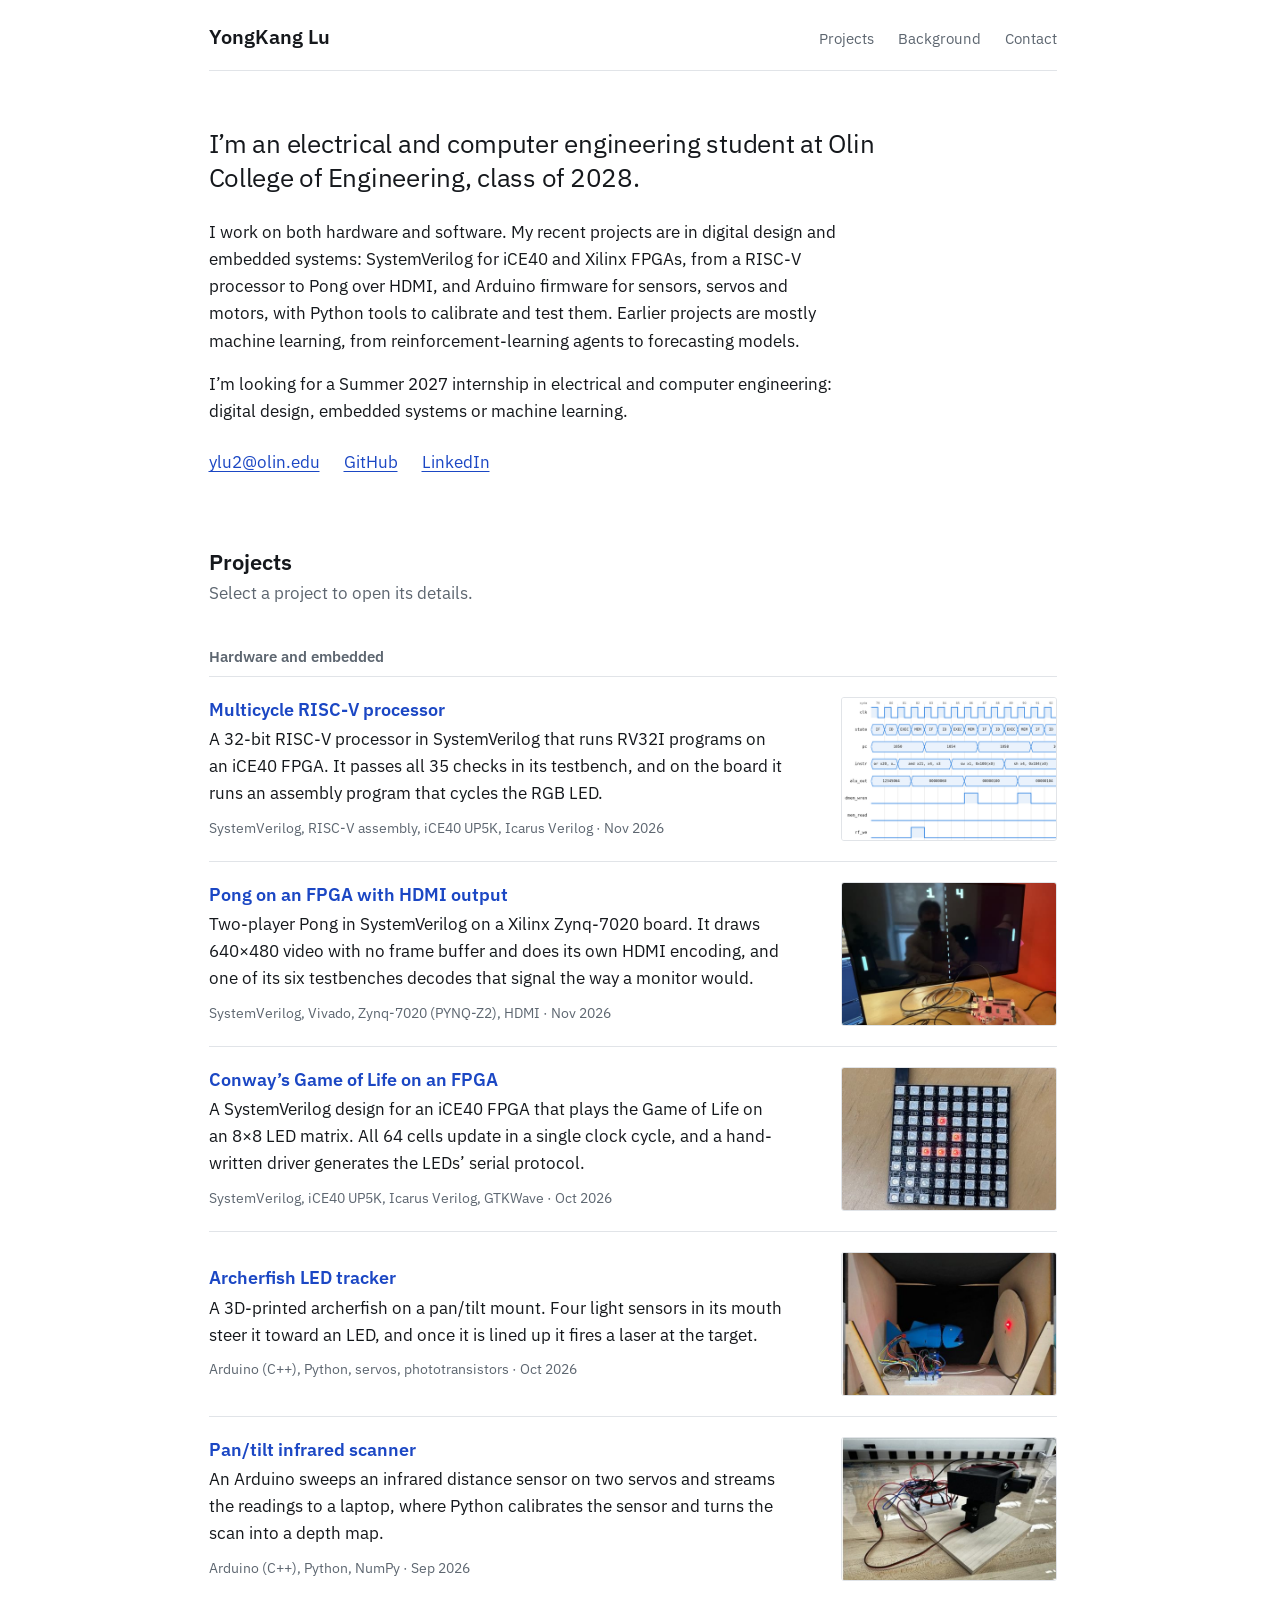
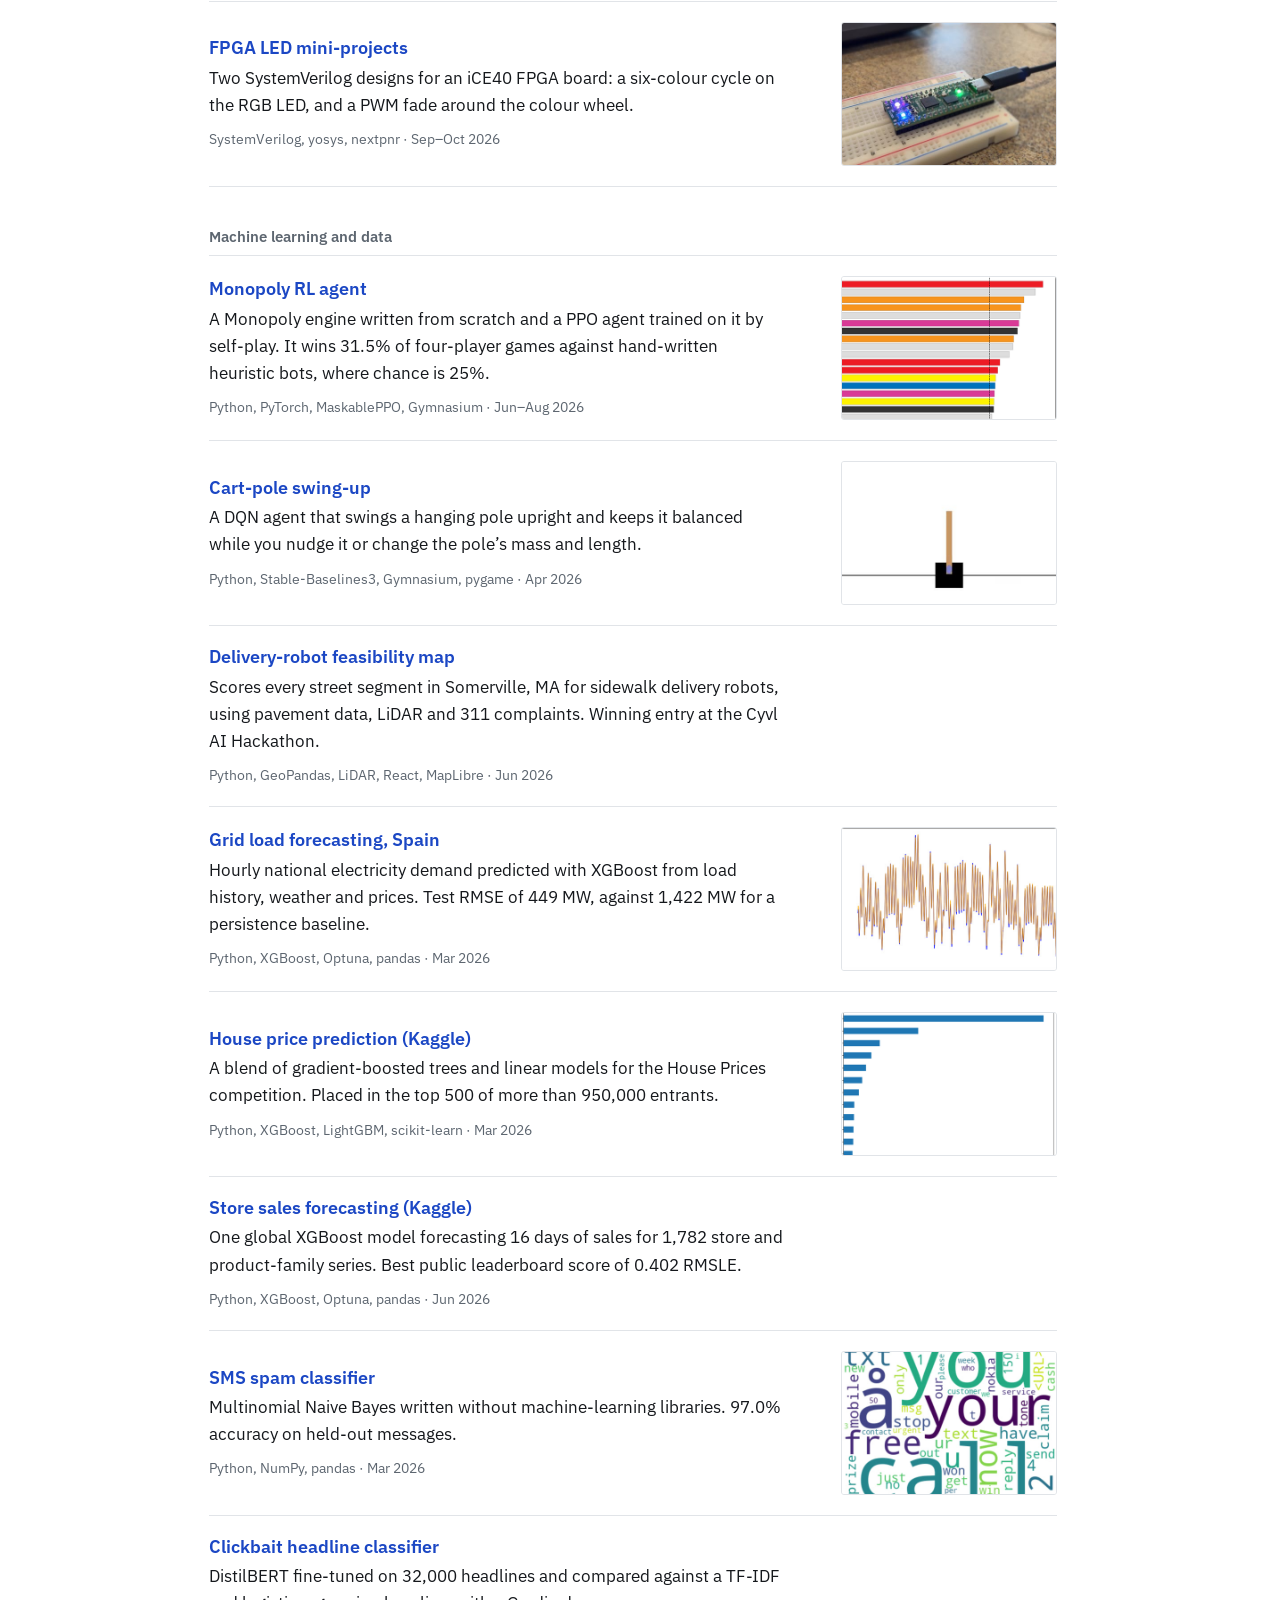
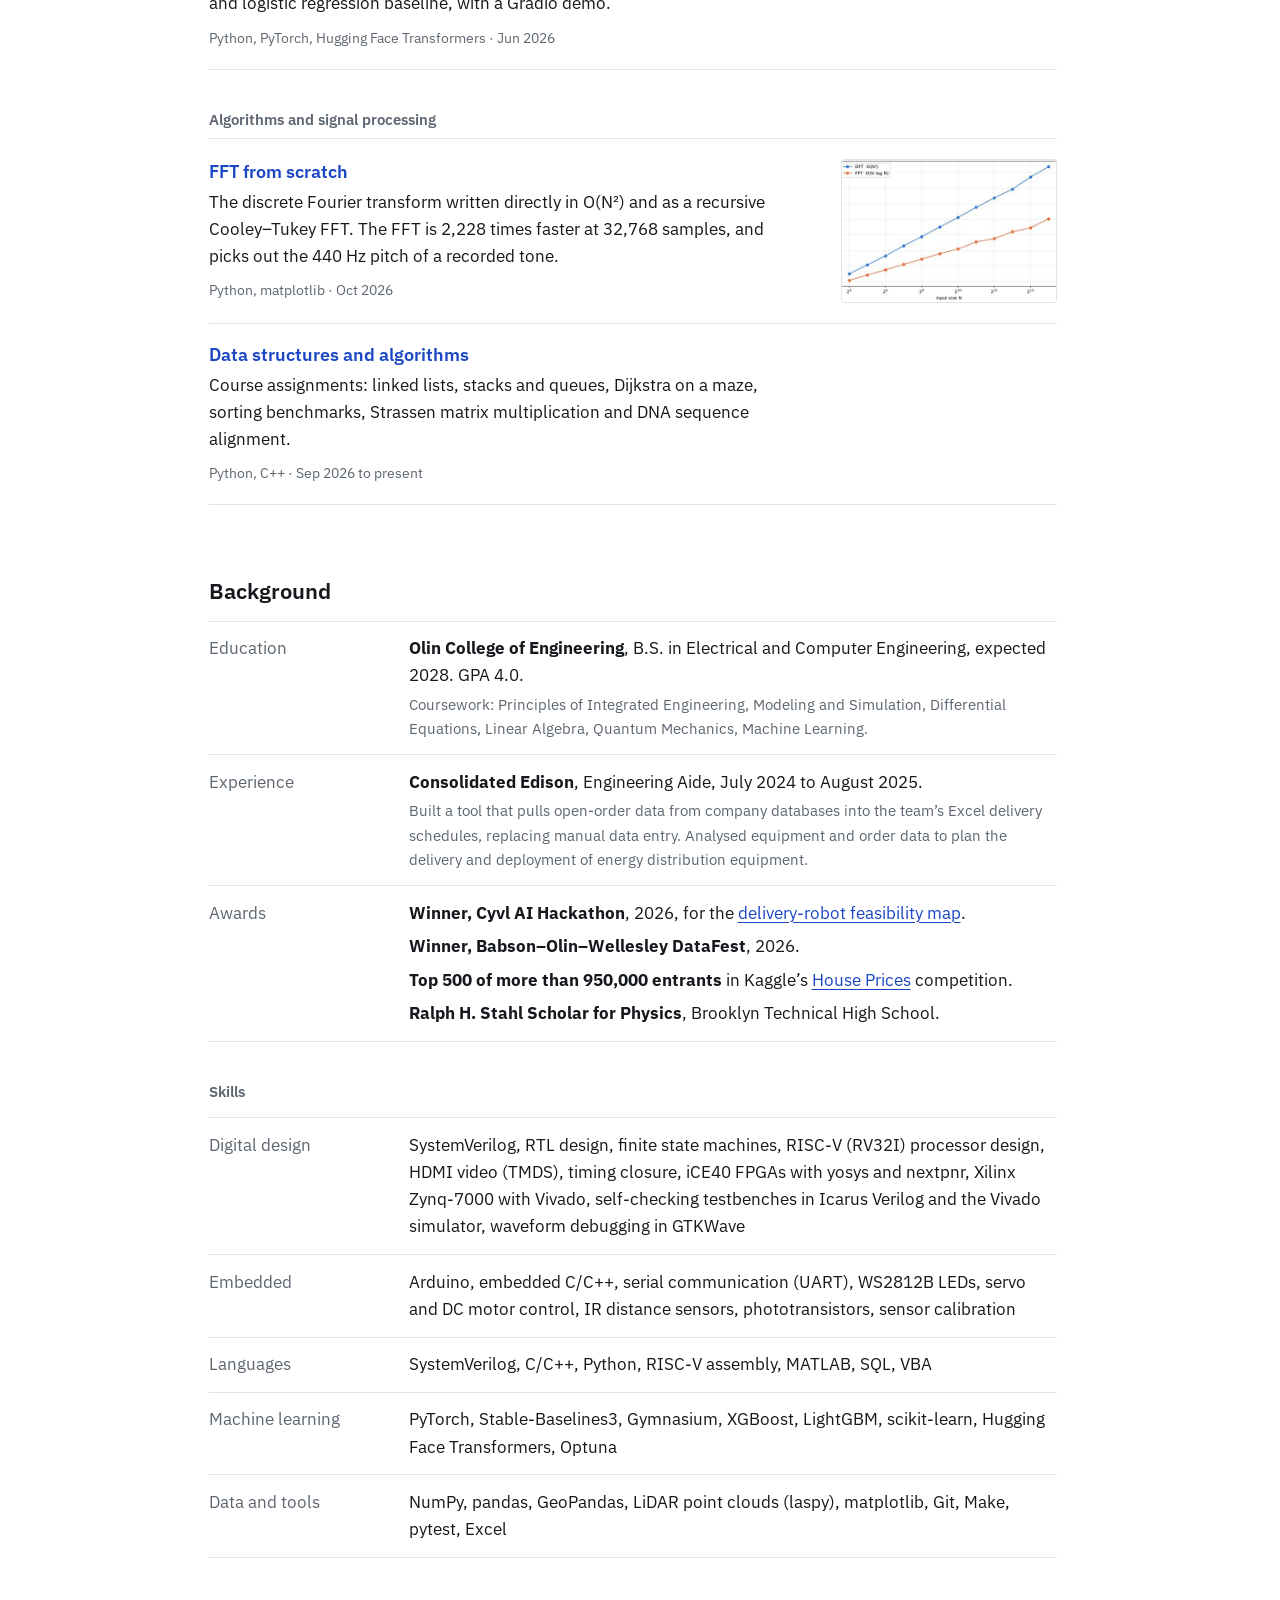
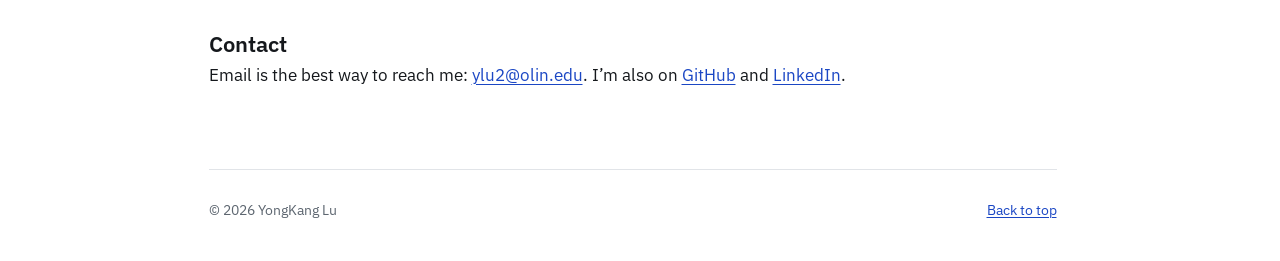
<file: index.html>
<!DOCTYPE html>
<html lang="en">
<head>
<meta charset="utf-8">
<meta name="viewport" content="width=device-width, initial-scale=1">
<meta name="color-scheme" content="light">

<!-- Runs before paint. With the "js" class the project details live in a
     slide-in panel; without it they are laid out at the bottom of the page. -->
<script>
if ("HTMLDialogElement" in window) document.documentElement.className = "js";
</script>

<title>YongKang Lu</title>
<meta name="description" content="Electrical and computer engineering student at Olin College. Projects in digital design, embedded systems and machine learning.">
<meta name="author" content="YongKang Lu">

<meta property="og:type" content="website">
<meta property="og:title" content="YongKang Lu">
<meta property="og:description" content="Electrical and computer engineering student at Olin College. Projects in digital design, embedded systems and machine learning.">
<meta property="og:url" content="https://yyongg.github.io/">

<link rel="icon" href="assets/img/favicon.svg" type="image/svg+xml">
<link rel="preconnect" href="https://fonts.googleapis.com">
<link rel="preconnect" href="https://fonts.gstatic.com" crossorigin>
<link href="https://fonts.googleapis.com/css2?family=IBM+Plex+Mono&family=IBM+Plex+Sans:wght@400;500;600&display=swap" rel="stylesheet">
<link rel="stylesheet" href="assets/css/styles.css">
</head>

<body>
<a class="skip-link" href="#main">Skip to main content</a>

<div class="wrap" id="top">
  <header class="site-header">
    <h1>YongKang Lu</h1>
    <nav aria-label="Sections">
      <a href="#projects">Projects</a>
      <a href="#background">Background</a>
      <a href="#contact">Contact</a>
    </nav>
  </header>
</div>

<main id="main">

<!-- ───────────────────────────── INTRO ───────────────────────────── -->
<section class="intro wrap" aria-label="About">
  <p class="lead">
    I&rsquo;m an electrical and computer engineering student at Olin College of Engineering,
    class of 2028.
  </p>
  <p>
    I work on both hardware and software. My recent projects are in digital design and embedded
    systems: SystemVerilog for iCE40 and Xilinx FPGAs, from a RISC-V processor to Pong over HDMI,
    and Arduino firmware for sensors, servos and motors, with Python tools to calibrate and test them. Earlier projects are mostly machine learning,
    from reinforcement-learning agents to forecasting models.
  </p>
  <p>
    I&rsquo;m looking for a Summer 2027 internship in electrical and computer engineering: digital
    design, embedded systems or machine learning.
  </p>
  <p class="intro-links">
    <a href="mailto:ylu2@olin.edu">ylu2@olin.edu</a>
    <a href="https://github.com/yyongg" target="_blank" rel="noopener">GitHub</a>
    <a href="https://www.linkedin.com/in/yong-lu-15b105320" target="_blank" rel="noopener">LinkedIn</a>
  </p>
</section>

<!-- ──────────────────────────── PROJECTS ─────────────────────────── -->
<!-- Each row links to a details block further down (id = the href). To add a
     project: copy a row here, then copy an <article class="detail"> below and
     give both the same id. Thumbnails are optional: leave the <img> out. -->
<section class="section wrap" id="projects">
  <h2>Projects</h2>
  <p class="section-note">Select a project to open its details.</p>

  <h3 class="group">Hardware and embedded</h3>
  <ul class="rows">
    <li>
      <a class="row" href="#riscv">
        <div class="row-text">
          <h4>Multicycle RISC-V processor</h4>
          <p>A 32-bit RISC-V processor in SystemVerilog that runs RV32I programs on an iCE40 FPGA.
             It passes all 35 checks in its testbench, and on the board it runs an assembly
             program that cycles the RGB LED.</p>
          <p class="row-meta">SystemVerilog, RISC-V assembly, iCE40 UP5K, Icarus Verilog &middot; Nov 2026</p>
        </div>
        <img src="assets/img/projects/riscv/thumb.png" alt="Simulated waveform of the processor stepping through its IF, ID, EXEC and MEM states" width="480" height="320" loading="lazy">
      </a>
    </li>
    <li>
      <a class="row" href="#pong">
        <div class="row-text">
          <h4>Pong on an FPGA with HDMI output</h4>
          <p>Two-player Pong in SystemVerilog on a Xilinx Zynq-7020 board. It draws 640&times;480
             video with no frame buffer and does its own HDMI encoding, and one of its six
             testbenches decodes that signal the way a monitor would.</p>
          <p class="row-meta">SystemVerilog, Vivado, Zynq-7020 (PYNQ-Z2), HDMI &middot; Nov 2026</p>
        </div>
        <img src="assets/img/projects/pong/thumb.jpg" alt="A monitor showing the Pong game, with the FPGA board connected in front of it" width="480" height="320" loading="lazy">
      </a>
    </li>
    <li>
      <a class="row" href="#conway">
        <div class="row-text">
          <h4>Conway&rsquo;s Game of Life on an FPGA</h4>
          <p>A SystemVerilog design for an iCE40 FPGA that plays the Game of Life on an 8&times;8
             LED matrix. All 64 cells update in a single clock cycle, and a hand-written driver
             generates the LEDs&rsquo; serial protocol.</p>
          <p class="row-meta">SystemVerilog, iCE40 UP5K, Icarus Verilog, GTKWave &middot; Oct 2026</p>
        </div>
        <img src="assets/img/projects/conway/thumb.jpg" alt="An 8 by 8 LED matrix lit with a red glider" width="480" height="320" loading="lazy">
      </a>
    </li>
    <li>
      <a class="row" href="#archerfish">
        <div class="row-text">
          <h4>Archerfish LED tracker</h4>
          <p>A 3D-printed archerfish on a pan/tilt mount. Four light sensors in its mouth steer it
             toward an LED, and once it is lined up it fires a laser at the target.</p>
          <p class="row-meta">Arduino (C++), Python, servos, phototransistors &middot; Oct 2026</p>
        </div>
        <img src="assets/img/projects/archerfish/thumb.jpg" alt="A blue 3D-printed fish on a servo mount facing a wooden disc with a red LED" width="480" height="320" loading="lazy">
      </a>
    </li>
    <li>
      <a class="row" href="#scanner">
        <div class="row-text">
          <h4>Pan/tilt infrared scanner</h4>
          <p>An Arduino sweeps an infrared distance sensor on two servos and streams the readings
             to a laptop, where Python calibrates the sensor and turns the scan into a depth map.</p>
          <p class="row-meta">Arduino (C++), Python, NumPy &middot; Sep 2026</p>
        </div>
        <img src="assets/img/projects/scanner/thumb.jpg" alt="The scanner: an infrared sensor on two stacked servos, wired to a breadboard" width="480" height="320" loading="lazy">
      </a>
    </li>
    <li>
      <a class="row" href="#fpga">
        <div class="row-text">
          <h4>FPGA LED mini-projects</h4>
          <p>Two SystemVerilog designs for an iCE40 FPGA board: a six-colour cycle on the RGB
             LED, and a PWM fade around the colour wheel.</p>
          <p class="row-meta">SystemVerilog, yosys, nextpnr &middot; Sep&ndash;Oct 2026</p>
        </div>
        <img src="assets/img/projects/fpga/thumb.jpg" alt="FPGA board on a breadboard with its LEDs lit" width="480" height="320" loading="lazy">
      </a>
    </li>
  </ul>

  <h3 class="group">Machine learning and data</h3>
  <ul class="rows">
    <li>
      <a class="row" href="#monopoly">
        <div class="row-text">
          <h4>Monopoly RL agent</h4>
          <p>A Monopoly engine written from scratch and a PPO agent trained on it by self-play.
             It wins 31.5% of four-player games against hand-written heuristic bots, where chance is 25%.</p>
          <p class="row-meta">Python, PyTorch, MaskablePPO, Gymnasium &middot; Jun&ndash;Aug 2026</p>
        </div>
        <img src="assets/img/projects/monopoly/thumb.png" alt="Bar chart of how often each Monopoly tile is landed on" width="480" height="320" loading="lazy">
      </a>
    </li>
    <li>
      <a class="row" href="#cartpole">
        <div class="row-text">
          <h4>Cart-pole swing-up</h4>
          <p>A DQN agent that swings a hanging pole upright and keeps it balanced while you nudge it
             or change the pole&rsquo;s mass and length.</p>
          <p class="row-meta">Python, Stable-Baselines3, Gymnasium, pygame &middot; Apr 2026</p>
        </div>
        <img src="assets/img/projects/cartpole/thumb.jpg" alt="The cart-pole simulation with the pole balanced upright on the cart" width="480" height="320" loading="lazy">
      </a>
    </li>
    <li>
      <a class="row" href="#robots">
        <div class="row-text">
          <h4>Delivery-robot feasibility map</h4>
          <p>Scores every street segment in Somerville, MA for sidewalk delivery robots, using
             pavement data, LiDAR and 311 complaints. Winning entry at the Cyvl AI Hackathon.</p>
          <p class="row-meta">Python, GeoPandas, LiDAR, React, MapLibre &middot; Jun 2026</p>
        </div>
      </a>
    </li>
    <li>
      <a class="row" href="#energy">
        <div class="row-text">
          <h4>Grid load forecasting, Spain</h4>
          <p>Hourly national electricity demand predicted with XGBoost from load history, weather
             and prices. Test RMSE of 449 MW, against 1,422 MW for a persistence baseline.</p>
          <p class="row-meta">Python, XGBoost, Optuna, pandas &middot; Mar 2026</p>
        </div>
        <img src="assets/img/projects/energy/thumb.jpg" alt="Line chart of predicted and actual electricity load" width="480" height="320" loading="lazy">
      </a>
    </li>
    <li>
      <a class="row" href="#housing">
        <div class="row-text">
          <h4>House price prediction (Kaggle)</h4>
          <p>A blend of gradient-boosted trees and linear models for the House Prices
             competition. Placed in the top 500 of more than 950,000 entrants.</p>
          <p class="row-meta">Python, XGBoost, LightGBM, scikit-learn &middot; Mar 2026</p>
        </div>
        <img src="assets/img/projects/housing/thumb.png" alt="Bar chart of feature importances from the housing model" width="480" height="320" loading="lazy">
      </a>
    </li>
    <li>
      <a class="row" href="#store-sales">
        <div class="row-text">
          <h4>Store sales forecasting (Kaggle)</h4>
          <p>One global XGBoost model forecasting 16 days of sales for 1,782 store and
             product-family series. Best public leaderboard score of 0.402 RMSLE.</p>
          <p class="row-meta">Python, XGBoost, Optuna, pandas &middot; Jun 2026</p>
        </div>
      </a>
    </li>
    <li>
      <a class="row" href="#spam">
        <div class="row-text">
          <h4>SMS spam classifier</h4>
          <p>Multinomial Naive Bayes written without machine-learning libraries.
             97.0% accuracy on held-out messages.</p>
          <p class="row-meta">Python, NumPy, pandas &middot; Mar 2026</p>
        </div>
        <img src="assets/img/projects/spam/thumb.jpg" alt="Word cloud of the most common words in spam messages" width="480" height="320" loading="lazy">
      </a>
    </li>
    <li>
      <a class="row" href="#clickbait">
        <div class="row-text">
          <h4>Clickbait headline classifier</h4>
          <p>DistilBERT fine-tuned on 32,000 headlines and compared against a TF-IDF and
             logistic regression baseline, with a Gradio demo.</p>
          <p class="row-meta">Python, PyTorch, Hugging Face Transformers &middot; Jun 2026</p>
        </div>
      </a>
    </li>
  </ul>

  <h3 class="group">Algorithms and signal processing</h3>
  <ul class="rows">
    <li>
      <a class="row" href="#fft">
        <div class="row-text">
          <h4>FFT from scratch</h4>
          <p>The discrete Fourier transform written directly in O(N&sup2;) and as a recursive
             Cooley&ndash;Tukey FFT. The FFT is 2,228 times faster at 32,768 samples, and picks
             out the 440 Hz pitch of a recorded tone.</p>
          <p class="row-meta">Python, matplotlib &middot; Oct 2026</p>
        </div>
        <img src="assets/img/projects/fft/thumb.jpg" alt="Log-scale chart of DFT and FFT runtime against input size" width="480" height="320" loading="lazy">
      </a>
    </li>
    <li>
      <a class="row" href="#dsa">
        <div class="row-text">
          <h4>Data structures and algorithms</h4>
          <p>Course assignments: linked lists, stacks and queues, Dijkstra on a maze, sorting
             benchmarks, Strassen matrix multiplication and DNA sequence alignment.</p>
          <p class="row-meta">Python, C++ &middot; Sep 2026 to present</p>
        </div>
      </a>
    </li>
  </ul>
</section>

<!-- ─────────────────────────── BACKGROUND ────────────────────────── -->
<section class="section wrap" id="background">
  <h2>Background</h2>
  <dl class="cv">
    <div>
      <dt>Education</dt>
      <dd>
        <strong>Olin College of Engineering</strong>, B.S. in Electrical and Computer Engineering,
        expected 2028. GPA 4.0.
        <span class="sub">Coursework: Principles of Integrated Engineering, Modeling and Simulation, Differential
        Equations, Linear Algebra, Quantum Mechanics, Machine Learning.</span>
      </dd>
    </div>
    <div>
      <dt>Experience</dt>
      <dd>
        <strong>Consolidated Edison</strong>, Engineering Aide, July 2024 to August 2025.
        <span class="sub">Built a tool that pulls open-order data from company databases into the
        team&rsquo;s Excel delivery schedules, replacing manual data entry. Analysed equipment and
        order data to plan the delivery and deployment of energy distribution equipment.</span>
      </dd>
    </div>
    <div>
      <dt>Awards</dt>
      <dd>
        <ul>
          <li><strong>Winner, Cyvl AI Hackathon</strong>, 2026, for the
              <a href="#robots">delivery-robot feasibility map</a>.</li>
          <li><strong>Winner, Babson&ndash;Olin&ndash;Wellesley DataFest</strong>, 2026.</li>
          <li><strong>Top 500 of more than 950,000 entrants</strong> in Kaggle&rsquo;s
              <a href="#housing">House Prices</a> competition.</li>
          <li><strong>Ralph H. Stahl Scholar for Physics</strong>, Brooklyn Technical High School.</li>
        </ul>
      </dd>
    </div>
  </dl>

  <h3 class="group">Skills</h3>
  <dl class="tools">
    <div><dt>Digital design</dt><dd>SystemVerilog, RTL design, finite state machines, RISC-V (RV32I) processor design, HDMI video (TMDS), timing closure, iCE40 FPGAs with yosys and nextpnr, Xilinx Zynq-7000 with Vivado, self-checking testbenches in Icarus Verilog and the Vivado simulator, waveform debugging in GTKWave</dd></div>
    <div><dt>Embedded</dt><dd>Arduino, embedded C/C++, serial communication (UART), WS2812B LEDs, servo and DC motor control, IR distance sensors, phototransistors, sensor calibration</dd></div>
    <div><dt>Languages</dt><dd>SystemVerilog, C/C++, Python, RISC-V assembly, MATLAB, SQL, VBA</dd></div>
    <div><dt>Machine learning</dt><dd>PyTorch, Stable-Baselines3, Gymnasium, XGBoost, LightGBM, scikit-learn, Hugging Face Transformers, Optuna</dd></div>
    <div><dt>Data and tools</dt><dd>NumPy, pandas, GeoPandas, LiDAR point clouds (laspy), matplotlib, Git, Make, pytest, Excel</dd></div>
  </dl>
</section>

<!-- ───────────────────────────── CONTACT ─────────────────────────── -->
<section class="section wrap" id="contact">
  <h2>Contact</h2>
  <p>
    Email is the best way to reach me: <a href="mailto:ylu2@olin.edu">ylu2@olin.edu</a>.
    I&rsquo;m also on <a href="https://github.com/yyongg" target="_blank" rel="noopener">GitHub</a>
    and <a href="https://www.linkedin.com/in/yong-lu-15b105320" target="_blank" rel="noopener">LinkedIn</a>.
  </p>
</section>

</main>

<!-- ════════════════════════ PROJECT DETAILS ════════════════════════
     One <article class="detail"> per project, in the same order as the rows.
     main.js shows the one whose id matches the URL hash inside this panel.
     Every image, clip, table and code excerpt here comes from the project
     itself: its repository, its demo video, or photos of the build. -->
<dialog class="panel" id="panel">
  <div class="panel-inner">
    <div class="panel-bar">
      <span class="panel-count" id="panelCount"></span>
      <button class="panel-close" id="panelClose" type="button">Close</button>
    </div>

    <div class="panel-scroll" id="panelScroll">

      <!-- ── RISC-V ───────────────────────────────────────────────── -->
      <article class="detail" id="riscv">
        <h2 id="riscv-title">Multicycle RISC-V processor</h2>
        <p class="detail-meta">November 2026 &middot; SystemVerilog, RISC-V assembly, iCE40 UP5K (iceBlinkPico), Icarus Verilog, yosys, nextpnr</p>
        <p class="detail-links">
          <a href="https://github.com/yyongg/RISC-V-Multicycle-Processor-FPGA" target="_blank" rel="noopener">Code on GitHub</a>
        </p>

        <p>
          A 32-bit RISC-V processor in SystemVerilog, running on the iceBlinkPico, an iCE40 UP5K
          FPGA board with a 12 MHz clock. It implements the RV32I base integer instructions except
          <code>ecall</code>, <code>ebreak</code> and the CSR instructions, which the project left
          out. It is a multicycle design: it works on one instruction at a time, and each takes 4
          clock cycles, or 5 for a load. Built for Olin&rsquo;s computer architecture course,
          after the <a href="#fpga">FPGA LED mini-projects</a> and
          <a href="#conway">Conway&rsquo;s Game of Life</a>.
        </p>

        <figure class="fig-narrow">
          <video controls muted loop playsinline preload="none" width="720" height="720"
                 poster="assets/img/projects/riscv/demo-poster.jpg">
            <source src="assets/img/projects/riscv/demo.mp4" type="video/mp4">
          </video>
          <figcaption>From the demo clip: the processor running its LED program on the board,
          stepping the RGB LED from red to green to blue every half second.</figcaption>
        </figure>

        <table>
          <tbody>
            <tr><th scope="row">Clock</th><td>12 MHz on the board; place and route reports a maximum of 15.95 MHz</td></tr>
            <tr><th scope="row">Cycles per instruction</th><td>4, or 5 for a load; 4.10 on average over the test program</td></tr>
            <tr><th scope="row">FPGA resources</th><td>4,395 of 5,280 logic cells (83%) and 16 of 30 block RAMs</td></tr>
            <tr><th scope="row">Memory</th><td>4 kB of instructions from 0x1000 and 4 kB of data from 0x0000, with LED and timer registers at the top of the address space</td></tr>
            <tr><th scope="row">Simulation</th><td>35 of 35 checks pass, across every instruction class</td></tr>
            <tr><th scope="row">On the board</th><td>An assembly program that cycles the RGB LED, timed by a memory-mapped millisecond counter</td></tr>
          </tbody>
        </table>

        <h3>State machine</h3>
        <p>
          Every instruction steps through the same states. Four registers carry values from one
          cycle to the next: the program counter, the instruction, the ALU result and the branch
          decision.
        </p>
        <table>
          <thead><tr><th scope="col">State</th><th scope="col">What happens</th></tr></thead>
          <tbody>
            <tr><td>FETCH</td><td>The program counter addresses instruction memory, and the block RAM reads the word on the clock edge.</td></tr>
            <tr><td>DECODE</td><td>The instruction word is captured.</td></tr>
            <tr><td>EXECUTE</td><td>The control unit decodes the instruction, the register file is read and the ALU computes. The result and the branch decision are stored.</td></tr>
            <tr><td>MEM</td><td>A store writes data memory. Every instruction except a load writes its destination register, if it has one, and updates the program counter. A load sends its address to data memory.</td></tr>
            <tr><td>WB</td><td>Loads only: the loaded value is written to the register file and the program counter moves on by 4.</td></tr>
          </tbody>
        </table>

        <figure>
          <a href="assets/img/projects/riscv/waveform-alu-store-load.png" target="_blank" rel="noopener">
            <img src="assets/img/projects/riscv/waveform-alu-store-load.png" alt="Simulated waveform over clock cycles 79 to 103, with rows for clk, state, pc, instr, alu_out, dmem_wren, mem_read, rf_we, rd and rd_data. An and instruction and four stores each pass through IF, ID, EXEC and MEM; the and raises rf_we in MEM and each store raises dmem_wren in MEM. The final lw adds a WB state, where rf_we goes high." width="2600" height="1480" loading="lazy">
          </a>
          <figcaption>An ALU instruction, four stores and a load in simulation. Each takes 4 cycles
          except the load, which adds WB. The <code>and</code> writes its register in MEM
          (<code>rf_we</code>), each store writes data memory in MEM (<code>dmem_wren</code>), and
          the load writes x22 in WB.</figcaption>
        </figure>

        <figure>
          <a href="assets/img/projects/riscv/instruction-mix-cpi.png" target="_blank" rel="noopener">
            <img src="assets/img/projects/riscv/instruction-mix-cpi.png" alt="Two bar charts for the test program. Instructions executed by class: I-type ALU 15, R-type ALU 10, branch 10, load 5, store 5, LUI or AUIPC 2, JAL 2 and JALR 1. Clock cycles per instruction: 4 for every class except load, which takes 5." width="2400" height="960" loading="lazy">
          </a>
          <figcaption>The test program runs 50 instructions in 205 cycles, an average of 4.10 cycles
          per instruction. Only the five loads take 5.</figcaption>
        </figure>

        <h3>Datapath</h3>
        <ul>
          <li>The ALU&rsquo;s first operand is rs1, the program counter (for <code>auipc</code>) or
              zero (for <code>lui</code>). The second is rs2 or the immediate. R-type and I-type
              arithmetic use <code>{funct7[5], funct3}</code> directly as the ALU operation; loads,
              stores, jumps and U-type instructions add.</li>
          <li>The next program counter is PC + 4, PC + immediate for a taken branch or
              <code>jal</code>, or rs1 + immediate with the low bit cleared for <code>jalr</code>.</li>
          <li>The destination register gets the ALU result, the loaded data, or PC + 4 for a jump.
              The memory module handles byte and half-word sizes and sign extension.</li>
          <li>For a branch the ALU subtracts rs2 from rs1, and a small branch unit decides all six
              branch types from the ALU&rsquo;s flags.</li>
        </ul>

        <figure>
          <a href="assets/img/projects/riscv/waveform-branch-jump.png" target="_blank" rel="noopener">
            <img src="assets/img/projects/riscv/waveform-branch-jump.png" alt="Simulated waveform over clock cycles 160 to 195, with rows for clk, state, pc, instr, alu_out, take_br, rf_we, rd and rd_data. The pc steps through 10b4, 10b8 and 10bc, returns to 10b8 twice, then moves on to 10c0 and 10c8." width="2600" height="1370" loading="lazy">
          </a>
          <figcaption>A backward loop, <code>jal</code> and <code>jalr</code> in simulation. The
          branch decision (<code>take_br</code>) is stored in EXEC and the program counter changes
          at the end of MEM. The <code>bne</code> jumps back to 0x10b8 twice and falls through the
          third time; <code>jal</code> jumps to 0x10c8, and both jumps write their return
          addresses.</figcaption>
        </figure>

<pre><code>// BEQ=zero, BNE=~zero, BLT=n^v, BGE=~(n^v), BLTU=carry, BGEU=~carry
// funct3[2:1] picks the condition, funct3[0] inverts it
always_comb begin
    case (funct3[2:1])
        2'b00:   cond = zero;                 // BEQ / BNE
        2'b10:   cond = negative ^ overflow;  // BLT / BGE
        2'b11:   cond = carry;                // BLTU / BGEU
        default: cond = 1'b0;
    endcase
end
assign take_branch = cond ^ funct3[0];</code></pre>
        <p class="code-note">From <code>branch_unit.sv</code>. For the unsigned branches, <code>carry</code> is the borrow out of the subtraction.</p>

        <h3>Testing</h3>
        <p>
          The testbench loads a 54-instruction program, runs it until it reaches its halt loop
          (<code>jal x0, 0</code>) and compares the registers, data memory and LED register with
          values worked out by hand. The test values 100 and &minus;7 make signed and unsigned
          comparisons, and logical and arithmetic shifts, give different answers. Every taken
          branch and jump should skip an instruction that adds 1 to x31, so x31 = 0 at the end
          shows that each one landed on the right target.
        </p>
        <figure>
          <a href="assets/img/projects/riscv/test-results.png" target="_blank" rel="noopener">
            <img src="assets/img/projects/riscv/test-results.png" alt="Testbench results: all 35 register, memory and program-counter checks pass, grouped as U-type 2 of 2, I-type ALU 9 of 9, R-type 10 of 10, S-type stores 3 of 3, I-type loads 5 of 5, B-type 3 of 3, and J-type and jalr 3 of 3, ending with ALL TESTS PASSED (0 failures)." width="2400" height="1520" loading="lazy">
          </a>
          <figcaption>All 35 checks pass with <code>make test</code> in Icarus Verilog.</figcaption>
        </figure>

        <figure>
          <a href="assets/img/projects/riscv/pc-trace.png" target="_blank" rel="noopener">
            <img src="assets/img/projects/riscv/pc-trace.png" alt="Step plot of the program counter, from 0x1000 to the halt at 0x10d4, against clock cycles 0 to 205. It rises through bands labelled U-type, I-type ALU, R-type, stores, loads, branches, JAL and JALR, and LED store and halt. Orange dots mark taken branches and jumps, and the loop body runs 3 times." width="2400" height="1120" loading="lazy">
          </a>
          <figcaption>The program counter through the whole test program. Each flat step is one
          instruction&rsquo;s 4 or 5 cycles, and the orange dots are taken branches and jumps,
          including the loop that runs 3 times.</figcaption>
        </figure>

        <h3>FPGA implementation</h3>
        <p>
          The finished design uses 83% of the iCE40&rsquo;s logic cells, and place and route
          reports a maximum clock of 15.95 MHz, 33% above the board&rsquo;s 12 MHz. The 16 block
          RAMs hold the 4 kB instruction and data memories. The register file takes the most
          logic: its two read ports are combinational, which iCE40 block RAM can&rsquo;t provide,
          so it is built from logic cells instead.
        </p>
        <figure>
          <a href="assets/img/projects/riscv/fpga-utilization.png" target="_blank" rel="noopener">
            <img src="assets/img/projects/riscv/fpga-utilization.png" alt="Two bar charts. Device utilization: logic cells 83% (4,395 of 5,280), block RAM 53% (16 of 30), global buffers 38% (3 of 8) and I/O pins 15% (6 of 39). LUT4s by module: regfile 1,855, alu 604, memory and MMIO 483, cpu 301, immgen 64, control_unit 26, top 21 and branch_unit 4." width="2400" height="960" loading="lazy">
          </a>
          <figcaption>Device use after yosys and nextpnr, and LUTs per module from a hierarchical
          synthesis run.</figcaption>
        </figure>

        <h3>From simulation to the board</h3>
        <p>
          On the board the processor runs a 13-instruction program. It writes full brightness to
          the red byte of the LED register, waits 500 ms by polling the millisecond timer, then
          shifts the value right by 8 bits to move on to green and then blue.
        </p>
<pre><code>1000:        li   s0, -4           # s0 = 0xFFFFFFFC (LED register)
1004:        li   s1, -8           # s1 = 0xFFFFFFF8 (millisecond timer)
1008:        li   s2, 500          # delay in ms
100c:        li   t1, 0x00FF0000   # red at full brightness
1010: loop:  sw   t1, 0(s0)        # update LEDs
1014:        lw   t0, 0(s1)        # t2 = now + 500
1018:        add  t2, t0, s2
101c: wait:  lw   t0, 0(s1)
1020:        blt  t0, t2, wait     # wait 500 ms
1024:        srli t1, t1, 8        # red -&gt; green -&gt; blue -&gt; 0
1028:        bnez t1, loop
102c:        li   t1, 0x00FF0000   # back to red
1030:        j    loop</code></pre>
        <p class="code-note">The LED program (<code>program/prog.hex</code>), as listed in the project report.</p>

        <figure>
          <a href="assets/img/projects/riscv/led-demo-timeline.png" target="_blank" rel="noopener">
            <img src="assets/img/projects/riscv/led-demo-timeline.png" alt="Timeline of the value written to the LED register over 3,200 ms of simulated time: red 0x00ff0000, green 0x0000ff00 and blue 0x000000ff, repeating, with each colour lasting 500 ms." width="2400" height="780" loading="lazy">
          </a>
          <figcaption>The LED program in simulation: the colour changes on every 500 ms boundary of
          the millisecond timer. For a shorter run, the simulation tells the memory module the
          clock is 2 MHz, so a millisecond takes 2,000 cycles instead of 12,000.</figcaption>
        </figure>

        <p>
          The processor passed simulation well before it ran this program. Three more problems
          came up on the way to the board:
        </p>
        <ul>
          <li><strong>The program was never loaded.</strong> The memory module fills instruction
              memory from four files, one per byte lane, and they didn&rsquo;t exist yet. The
              program was assembled and split into those files.</li>
          <li><strong>The design missed timing.</strong> Place and route reported a maximum clock
              of 11.73 MHz, under the board&rsquo;s 12 MHz. Removing two rotate operations from the
              ALU and sharing one right shifter only reached 11.74 MHz, so the ALU was not the slow
              path. That path ran from the register file through the ALU into the memory address
              and next-PC logic, all in one cycle. Storing the ALU result and branch decision at the
              end of EXECUTE, and acting on them in a new MEM state, met timing at the cost of one
              cycle per instruction.</li>
          <li><strong>The LED stayed dark</strong>, although simulation showed the processor
              writing the LED register. Temporary debug logic in the top level narrowed it down,
              with one rebuild per test.</li>
        </ul>
        <table>
          <thead><tr><th scope="col">Debug test</th><th scope="col">Result</th><th scope="col">Conclusion</th></tr></thead>
          <tbody>
            <tr><td>User LED driven by a counter, no CPU involved</td><td>Blinked</td><td>The bitstream, clock and flashing all work</td></tr>
            <tr><td>Blue LED driven by the counter</td><td>Blinked</td><td>The RGB pins work as ordinary outputs</td></tr>
            <tr><td>User LED latched on when the CPU stores to the LED register</td><td>Stayed off</td><td>The processor never reaches that store on the board</td></tr>
          </tbody>
        </table>
        <p>
          The cause is a property of the iCE40: its block RAM doesn&rsquo;t return valid data for a
          few microseconds after the chip is configured, and the processor started fetching at once.
          Those first fetches read as zero, which it runs as a no-op, so it skipped the
          instructions that load the LED and timer addresses. Its stores then went to data address
          0, and the delay loop read address 0 instead of the timer. Simulation doesn&rsquo;t model
          the start-up delay, which is why the testbench passed. A power-on reset fixed it:
        </p>
<pre><code>// Power-on reset: iCE40 block RAM reads are not valid for a few microseconds
// after configuration, so hold the CPU in reset for ~2.7 ms (2^15 cycles at 12 MHz).
logic [15:0] por_count = 0;
logic        cpu_reset;
always_ff @(posedge clk)
    if (!por_count[15]) por_count &lt;= por_count + 1;
assign cpu_reset = ~por_count[15];</code></pre>
        <p class="code-note">From <code>top.sv</code>.</p>
      </article>

      <!-- ── Pong ─────────────────────────────────────────────────── -->
      <article class="detail" id="pong">
        <h2 id="pong-title">Pong on an FPGA with HDMI output</h2>
        <p class="detail-meta">November 2026 &middot; SystemVerilog, Vivado, Vivado simulator, Xilinx Zynq-7020 (PYNQ-Z2)</p>
        <p class="detail-links">
          <a href="https://github.com/yyongg/pong-fpga" target="_blank" rel="noopener">Code on GitHub</a>
          <a href="https://www.youtube.com/watch?v=p-BpYY052CU" target="_blank" rel="noopener">Demo on YouTube</a>
        </p>

        <p>
          Two-player Pong in SystemVerilog for the PYNQ-Z2, a board built around a Xilinx
          Zynq-7020. The FPGA produces 640&times;480 video at 60 Hz and drives the board&rsquo;s
          HDMI port itself: it makes its own pixel clock, encodes each colour channel as TMDS
          symbols and shifts them out at ten times the pixel rate. Each player has two of the
          board&rsquo;s four buttons, and the first to 9 points wins.
        </p>

        <figure>
          <a class="video-link" href="https://www.youtube.com/watch?v=p-BpYY052CU" data-youtube="p-BpYY052CU" target="_blank" rel="noopener">
            <img src="assets/img/projects/pong/demo-poster.jpg" alt="A monitor showing Pong with the score at 1 to 4 and the ball heading for the right paddle. The pink PYNQ-Z2 board is in front of it, held in one hand and connected by an HDMI cable." width="1280" height="720" loading="lazy">
            <span class="play">Play video <span class="duration">2:48</span></span>
          </a>
          <figcaption>Games played on the board&rsquo;s buttons, with the score at the top of the screen.</figcaption>
        </figure>

        <table>
          <tbody>
            <tr><th scope="row">Video</th><td>640 &times; 480 at 60 Hz, or 800 &times; 525 pixel clocks per frame with blanking</td></tr>
            <tr><th scope="row">Clocks</th><td>The 125 MHz board clock feeds an MMCM, which makes a 25.2 MHz pixel clock and a 126 MHz clock for the serializers</td></tr>
            <tr><th scope="row">FPGA resources</th><td>457 LUTs (0.86%) and 214 flip-flops (0.20%), with no block RAM or DSP slices</td></tr>
            <tr><th scope="row">Timing</th><td>All constraints met</td></tr>
            <tr><th scope="row">Tests</th><td>Six self-checking testbenches in the Vivado simulator, all passing</td></tr>
          </tbody>
        </table>

        <h3>How it works</h3>
<pre><code>             sysclk 125 MHz --&gt; MMCM --&gt; clk_pix 25.2 MHz / clk_5x 126 MHz
                                    |
 buttons --&gt; debounce --&gt; pong_game --&gt; pong_renderer --&gt; hdmi_tx --&gt; HDMI OUT
                              ^               ^
                              +-- video_sync -+</code></pre>
        <p class="code-note">The block diagram from the README. Everything runs on the 25.2 MHz
        pixel clock except the serializers in <code>hdmi_tx</code>.</p>

        <h3>Video timing</h3>
        <p>
          <code>video_sync</code> counts 800 pixel clocks per line and 525 lines per frame: the
          640&times;480 picture plus blanking and sync pulses. Once per frame, at the start of
          vertical blanking, it pulses <code>frame_tick</code>. The game state only changes then,
          so nothing moves while a frame is being drawn.
        </p>
        <figure>
          <a href="assets/img/projects/pong/video-timing.png" target="_blank" rel="noopener">
            <img src="assets/img/projects/pong/video-timing.png" alt="Two timing diagrams from tb_video_sync. One line of 800 pixels, 31.8 microseconds: de is high for 640 visible pixels, followed by a 16-pixel front porch, a 96-pixel hsync pulse and a 48-pixel back porch. One frame of 525 lines, 16.7 ms: 480 visible lines and 45 lines of blanking, with a 2-line vsync pulse and frame_tick at y = 480." width="1083" height="568" loading="lazy">
          </a>
          <figcaption>One line and one frame from <code>tb_video_sync</code>.</figcaption>
        </figure>

        <h3>Drawing each pixel</h3>
        <p>
          <code>pong_renderer</code> has no frame buffer. For each pixel it tests whether (x, y) is
          inside the ball, a paddle, the net or a lit cell of a score digit, and registers the
          colour.
        </p>
        <figure class="fig-medium">
          <a href="assets/img/projects/pong/sim-frame.png" target="_blank" rel="noopener">
            <img src="assets/img/projects/pong/sim-frame.png" alt="A Pong frame rendered in simulation: the score 3 to 7 in blocky digits, a grey dashed centre line, two white paddles and a small white ball on black" width="1280" height="960" loading="lazy">
          </a>
          <figcaption>The renderer&rsquo;s output for every pixel of one frame, from
          <code>tb_pong_renderer</code>. The digits are a 3&times;5 font drawn 8 times
          larger.</figcaption>
        </figure>

        <h3>Game logic</h3>
        <p>
          <code>pong_game</code> moves the ball 4 pixels and the paddles 6 pixels per frame. The
          ball bounces off the top and bottom edges and off the paddles. Where it strikes a paddle
          sets its new vertical speed: the distance from the paddle&rsquo;s centre divided by 8,
          from &minus;5 to +4 pixels per frame, so hits near the ends leave at a steeper angle. A
          hit is detected when the ball crosses the paddle&rsquo;s face during a frame, not from
          its position alone, so a fast ball can&rsquo;t pass through a paddle between frames. A
          miss scores a point for the other player, and the next serve goes toward the player who
          lost it.
        </p>
        <figure class="fig-medium">
          <video controls muted loop playsinline preload="none" width="1280" height="960"
                 poster="assets/img/projects/pong/gameplay-poster.png">
            <source src="assets/img/projects/pong/gameplay.mp4" type="video/mp4">
          </video>
          <figcaption>Part of the 4,000-frame rally between two computer players in
          <code>tb_pong_game</code>, ending with a point the left player misses on purpose. The
          positions and scores come from the RTL simulation; a Python script draws them with the
          renderer&rsquo;s shapes and checks that its drawing matches the RTL frame above, pixel
          for pixel.</figcaption>
        </figure>
<pre><code>// Paddles: the ball crosses the paddle face this frame while overlapping
// it. Checking the crossing (not just the position) means a fast ball can
// never skip through a paddle.
if (vx &lt; 0 &amp;&amp; bx &gt;= L_FACE &amp;&amp; nx &lt; L_FACE &amp;&amp; overlaps(ny, lp)) begin
  nx = L_FACE;                 nvx = -vx; nvy = bounce_vy(ny, lp, vy);
end else if (vx &gt; 0 &amp;&amp; bx + BALL_SIZE &lt;= R_FACE &amp;&amp; nx + BALL_SIZE &gt; R_FACE &amp;&amp; overlaps(ny, rp)) begin
  nx = R_FACE - BALL_SIZE;     nvx = -vx; nvy = bounce_vy(ny, rp, vy);
end else if (nx &lt; 0) begin
  point_r = 1'b1;              // left player missed
end else if (nx &gt; SCREEN_W - BALL_SIZE) begin
  point_l = 1'b1;              // right player missed
end</code></pre>
        <p class="code-note">From <code>rtl/pong_game.sv</code>.</p>

        <h3>HDMI output</h3>
        <p>
          <code>hdmi_tx</code> encodes each 8-bit colour as a 10-bit TMDS symbol. Two chained
          OSERDES blocks per lane shift the symbols out on both edges of the 126 MHz clock, so each
          pixel&rsquo;s 10 bits leave within one pixel clock, at 3.97 ns per bit. A fourth lane
          carries the pixel clock. Like DVI, the output is video only, with no audio.
        </p>
        <figure>
          <a href="assets/img/projects/pong/hdmi-tmds.png" target="_blank" rel="noopener">
            <img src="assets/img/projects/pong/hdmi-tmds.png" alt="Top: line 24 decoded from the HDMI pins, showing hsync, the porches and 640 pixels, with pulses where the score digits and the net are. Bottom: the serial clock, red, green and blue bits for pixels x = 252 to 259, black for the first four and white for the last four, 10 bits per pixel at 3.97 ns per bit." width="1033" height="566" loading="lazy">
          </a>
          <figcaption>The HDMI pins in <code>tb_pong_top</code>, which runs the whole design with
          Xilinx&rsquo;s models of the clock manager and serializers, decoded back into pixels.
          Top: line 24, with its blanking, the score digits and the net. Bottom: the serial bits on
          each lane where the left score digit starts, at x = 256.</figcaption>
        </figure>
        <p>
          The encoding also keeps each lane DC-balanced. The encoder tracks the running count of
          ones minus zeros and inverts a symbol&rsquo;s data bits when that pulls the count back
          toward zero.
        </p>
        <figure>
          <a href="assets/img/projects/pong/tmds-dc-balance.png" target="_blank" rel="noopener">
            <img src="assets/img/projects/pong/tmds-dc-balance.png" alt="Two plots of the count of ones minus zeros over 4,000 data symbols. Sent as plain bytes, it drifts down to about minus 4,000. With TMDS encoding it stays between minus 8 and plus 8." width="1044" height="465" loading="lazy">
          </a>
          <figcaption>From <code>tb_tmds_encoder</code>. Sent as plain bytes, the count drifts
          without limit; the encoder keeps it within &plusmn;8.</figcaption>
        </figure>

        <h3>Buttons</h3>
        <p>
          Each button passes through a two-flip-flop synchronizer, then a counter that only lets a
          new level through once it has held for 250,000 clocks, or 10 ms.
        </p>
        <figure>
          <a href="assets/img/projects/pong/debounce.png" target="_blank" rel="noopener">
            <img src="assets/img/projects/pong/debounce.png" alt="Debounce waveform: the input bounces rapidly, then stays high, dips briefly and goes low. The output ignores the bouncing and the dip, rises 18 cycles after the steady press and falls 18 cycles after the release." width="1032" height="295" loading="lazy">
          </a>
          <figcaption><code>tb_debounce</code>, with the count cut to 16 cycles. Bouncing and a
          short dropout are ignored, and a steady press or release comes through 18 cycles later:
          16 stable cycles plus 2 in the synchronizer.</figcaption>
        </figure>

        <h3>Testing</h3>
        <p>
          Each part of the design has a self-checking testbench for the Vivado simulator, and the
          last one runs the whole design. All six pass.
        </p>
        <table>
          <thead><tr><th scope="col">Testbench</th><th scope="col">What it checks</th></tr></thead>
          <tbody>
            <tr><td><code>tb_video_sync</code></td><td>Every pixel of two frames: the position counters, the visible area, the sync pulses and <code>frame_tick</code></td></tr>
            <tr><td><code>tb_debounce</code></td><td>Bounces and short glitches are ignored, and a steady press comes through</td></tr>
            <tr><td><code>tb_tmds_encoder</code></td><td>Every data symbol decodes back to its byte, and the DC balance stays within &plusmn;10 (the largest seen was 8)</td></tr>
            <tr><td><code>tb_pong_game</code></td><td>Paddle limits, serves, scoring, game over and restart, then a 4,000-frame rally between two computer players: 14 hits on each paddle, 38 off the walls and 8 different vertical speeds</td></tr>
            <tr><td><code>tb_pong_renderer</code></td><td>The edges of the ball, paddles and net, every score digit, and the one-clock delay through the renderer</td></tr>
            <tr><td><code>tb_pong_top</code></td><td>The whole design, with Xilinx&rsquo;s models of the clock manager and serializers. The bench works as an HDMI receiver: it decodes the serial pins and checks the line timing and every pixel of the first 48 lines, with none wrong.</td></tr>
          </tbody>
        </table>
      </article>

      <!-- ── Conway ───────────────────────────────────────────────── -->
      <article class="detail" id="conway">
        <h2 id="conway-title">Conway&rsquo;s Game of Life on an FPGA</h2>
        <p class="detail-meta">October 2026 &middot; SystemVerilog, iCE40 UP5K (iceBlinkPico), Icarus Verilog, GTKWave, yosys, nextpnr</p>
        <p class="detail-links">
          <a href="https://github.com/yyongg/FPGA-Conway-Game-of-Life" target="_blank" rel="noopener">Code on GitHub</a>
          <a href="https://www.youtube.com/watch?v=mUqwJT8Zgys" target="_blank" rel="noopener">Demo on YouTube</a>
        </p>

        <p>
          Conway&rsquo;s Game of Life on an 8&times;8 WS2812B LED matrix, driven by an iCE40 UP5K
          FPGA at 12 MHz. The whole design is one SystemVerilog module, with a single output pin
          feeding the LEDs&rsquo; data line. It differs from the original game in two ways: the
          board wraps around at the edges, so patterns never fall off, and each generation is
          drawn in the next of eight colours.
        </p>

        <figure class="fig-portrait">
          <a class="video-link" href="https://www.youtube.com/watch?v=mUqwJT8Zgys" data-youtube="mUqwJT8Zgys" target="_blank" rel="noopener">
            <img src="assets/img/projects/conway/demo-poster.jpg" alt="The FPGA board on a breadboard, wired to an 8 by 8 LED matrix showing a red glider" width="540" height="960" loading="lazy">
            <span class="play">Play video <span class="duration">0:11</span></span>
          </a>
          <figcaption>A glider moving across the board, one colour per generation.</figcaption>
        </figure>

        <table>
          <tbody>
            <tr><th scope="row">Clock</th><td>12 MHz, so one tick is 83.3 ns</td></tr>
            <tr><th scope="row">Board</th><td>A 64-bit register, 8 &times; 8, wrapping at the edges</td></tr>
            <tr><th scope="row">Update</th><td>All 64 cells on a single clock edge</td></tr>
            <tr><th scope="row">LED bit timing</th><td>1.25 &micro;s per bit, high for 0.75 &micro;s for a 1 and 0.33 &micro;s for a 0</td></tr>
            <tr><th scope="row">Speed</th><td>One generation about every 177 ms, or 5.7 per second</td></tr>
          </tbody>
        </table>

        <h3>Board and update rule</h3>
        <p>
          Cell (x, y) is bit y&middot;8 + x of the board register. To count a cell&rsquo;s
          neighbours, a function splits its index into a 3-bit x and y and forms x&plusmn;1 and
          y&plusmn;1 in 3-bit arithmetic. That arithmetic overflows on its own (7 + 1 = 0,
          0 &minus; 1 = 7), which is what makes the board wrap, with no extra logic.
        </p>
<pre><code>x = idx[2:0];  // x pos of LED index
y = idx[5:3];  // y pos of LED index
xm = x - 3'd1; xp = x + 3'd1;   // 3-bit math -&gt; wraps 0&lt;-&gt;7
ym = y - 3'd1; yp = y + 3'd1;</code></pre>
        <p class="code-note">From <code>count_neighbors</code> in <code>top.sv</code>. Each neighbour&rsquo;s index is then the concatenation <code>{row, col}</code>.</p>

        <p>
          A <code>for</code> loop over the 64 cells applies the rule. Synthesis unrolls it into
          64 neighbour counters that work in parallel, and because every cell is written with a
          nonblocking assignment on the same clock edge, each new cell is computed from the old
          generation only.
        </p>
<pre><code>for (int i = 0; i &lt; 64; i++) begin
    n = count_neighbors(i,alive);
    alive[i] &lt;= (n==3) || (alive[i] &amp;&amp; n==2);
end</code></pre>

        <h3>LED driver</h3>
        <p>
          Four counters walk through a frame: ticks within a bit (0 to 14), bits within an LED
          (0 to 23), ticks within an LED (0 to 359) and LEDs along the chain (0 to 63). The data
          line is high for 9 of a bit&rsquo;s 15 ticks for a 1 and for 4 ticks for a 0, which fits
          the WS2812B timing spec.
        </p>
<pre><code>// push the data to LED
assign _31b = sending &amp; (bit_now ? (tick_bit &lt; 9) : (tick_bit &lt; 4));</code></pre>
        <p>
          Between frames the line stays low for 2,097,151 ticks, about 175 ms. That is far longer
          than the LEDs&rsquo; 50 &micro;s latch time, and it also sets the speed of the animation.
        </p>

        <h3>Simulation</h3>
        <p>
          A testbench runs the design in Icarus Verilog with a 12 MHz clock for 0.5 s of simulated
          time and dumps every signal for GTKWave. It cuts the wait between frames to 200 ticks so
          that many generations fit in the run, without touching the Life logic.
        </p>
        <figure class="fig-scroll">
          <a href="assets/img/projects/conway/gtkwave-trace.png" target="_blank" rel="noopener">
            <img src="assets/img/projects/conway/gtkwave-trace.png" alt="GTKWave trace of the board register split into its eight rows, with cell values shifting from row to row over time" width="1657" height="189" loading="lazy">
          </a>
          <figcaption>The board register in GTKWave, one trace per row (scroll sideways to follow it).
          The glider&rsquo;s cells move from row to row as generations advance, and wrap from the
          top row back to row 0.</figcaption>
        </figure>
      </article>

      <!-- ── Archerfish ───────────────────────────────────────────── -->
      <article class="detail" id="archerfish">
        <h2 id="archerfish-title">Archerfish LED tracker</h2>
        <p class="detail-meta">October 2026 &middot; Arduino (C++), Python, pyserial, servos, phototransistors, laser diode, Adafruit Motor Shield</p>
        <p class="detail-links">
          <a href="https://github.com/yyongg/LED-Tracking-Archerfish-mp3" target="_blank" rel="noopener">Code on GitHub</a>
          <a href="https://www.youtube.com/watch?v=U1OvieUQeXw" target="_blank" rel="noopener">Demo on YouTube</a>
        </p>

        <p>
          A 3D-printed archerfish that hunts an LED the way the real fish shoots insects down with
          a jet of water. Four phototransistors in its mouth sense where the light is, a pan servo
          and a tilt servo turn the fish toward it, and once it is lined up a laser diode fires at
          the target. A motor then turns the target wheel so the LED ends up somewhere new. The
          third mini-project for Olin&rsquo;s Principles of Integrated Engineering course, after
          the <a href="#scanner">infrared scanner</a>.
        </p>

        <figure>
          <a class="video-link" href="https://www.youtube.com/watch?v=U1OvieUQeXw" data-youtube="U1OvieUQeXw" target="_blank" rel="noopener">
            <img src="assets/img/projects/archerfish/demo-poster.jpg" alt="The archerfish on its servo mount, facing the round wooden target" width="854" height="480" loading="lazy">
            <span class="play">Play video <span class="duration">0:44</span></span>
          </a>
          <figcaption>The demo: the setup, a close-up of the sensors, then tracking with the lights off.</figcaption>
        </figure>

        <figure class="fig-medium">
          <a href="assets/img/projects/archerfish/build.jpg" target="_blank" rel="noopener">
            <img src="assets/img/projects/archerfish/build.jpg" alt="Blue 3D-printed fish on a servo mount inside a wooden enclosure, facing a wooden disc with a red LED on it" width="563" height="434" loading="lazy">
          </a>
          <figcaption>The finished build. The LED is on the wooden wheel at the right.</figcaption>
        </figure>

        <h3>How it works</h3>
        <ul>
          <li>The four phototransistors sit in a 2&times;2 square. The pointing error on each axis
              is the difference between the left and right columns, or the top and bottom rows,
              divided by the total reading.</li>
          <li>On every loop the servos step toward the LED in proportion to the error: at least
              1 degree, so small errors don&rsquo;t round to zero, and at most 5. If the four
              sensors together see too little light, the fish stays still instead of chasing noise.</li>
          <li>When both errors are under 0.02, the fish tilts up 10 degrees, because the laser
              otherwise hits below the LED, fires for one second and tilts back. If the servos reach
              their limits before it lines up, it fires from there.</li>
          <li>The motor then turns the target wheel for a random time of up to two seconds, and the
              next round starts when you press Enter in the Serial Monitor.</li>
        </ul>

        <figure class="fig-pair">
          <div class="pair">
            <a href="assets/img/projects/archerfish/sensor-plate.jpg" target="_blank" rel="noopener">
              <img src="assets/img/projects/archerfish/sensor-plate.jpg" alt="Close-up of the fish's open mouth with four light sensors on a cross-shaped plate" width="497" height="375" loading="lazy">
            </a>
            <a href="assets/img/projects/archerfish/head-servo.jpg" target="_blank" rel="noopener">
              <img src="assets/img/projects/archerfish/head-servo.jpg" alt="The fish with its head tilted up, showing a servo inside" width="557" height="418" loading="lazy">
            </a>
          </div>
          <figcaption>The sensor plate in the fish&rsquo;s mouth, and the servo that tilts the head.</figcaption>
        </figure>

<pre><code>int trackStep(float diff) {
  if (fabs(diff) &lt; FOUND_THRESHOLD) return 0;
  int step = round(diff * TRACK_GAIN);
  if (step == 0) step = (diff &gt; 0) ? 1 : -1;
  return constrain(step, -MAX_DEGREE_JUMP, MAX_DEGREE_JUMP);
}</code></pre>
        <p class="code-note">The servo step for one axis, from <code>tracking_mechanism/tracking_mechanism.ino</code>.
        <code>TRACK_GAIN</code> is 30 degrees per unit of error, <code>FOUND_THRESHOLD</code> is 0.02
        and <code>MAX_DEGREE_JUMP</code> is 5.</p>

        <h3>Calibration and testing</h3>
        <p>
          No two phototransistors read quite the same, so a Python script records three runs over
          serial: with the LED off, to find each sensor&rsquo;s offset; with the LED straight ahead,
          to find gains that make all four agree; and with the LED at its farthest, to set the
          minimum brightness worth tracking. It writes the results into a header file that the
          firmware includes.
        </p>
        <p>
          A separate test sketch checks each subsystem from the Serial Monitor: servo sweeps, live
          sensor readings, tracking with the laser and motor off, a servo stress test that catches
          brownouts, a motor speed ramp and the laser.
        </p>

        <h3>Mechanical design</h3>
        <figure class="fig-pair">
          <div class="pair">
            <a href="assets/img/projects/archerfish/cad-enclosure.png" target="_blank" rel="noopener">
              <img src="assets/img/projects/archerfish/cad-enclosure.png" alt="CAD model of the fish on its mount inside a three-sided wooden enclosure" width="546" height="491" loading="lazy">
            </a>
            <a href="assets/img/projects/archerfish/cad-cutaway.png" target="_blank" rel="noopener">
              <img src="assets/img/projects/archerfish/cad-cutaway.png" alt="See-through CAD view of the fish showing the servos inside the body and the mount" width="588" height="570" loading="lazy">
            </a>
          </div>
          <figcaption>The CAD model inside its enclosure, and a see-through view of the servos in the body and the mount.</figcaption>
        </figure>

        <figure class="fig-narrow">
          <a href="assets/img/projects/archerfish/print-plate.png" target="_blank" rel="noopener">
            <img src="assets/img/projects/archerfish/print-plate.png" alt="Slicer view of the fish's body, head and tail parts laid out on a print bed" width="536" height="372" loading="lazy">
          </a>
          <figcaption>The fish&rsquo;s parts laid out for printing.</figcaption>
        </figure>
      </article>

      <!-- ── Scanner ──────────────────────────────────────────────── -->
      <article class="detail" id="scanner">
        <h2 id="scanner-title">Pan/tilt infrared scanner</h2>
        <p class="detail-meta">September 2026 &middot; Arduino (C++), Python, pyserial, NumPy, matplotlib</p>
        <p class="detail-links">
          <a href="https://github.com/yyongg/2.5D-Scanner-Arduino-PIE" target="_blank" rel="noopener">Code on GitHub</a>
        </p>

        <p>
          An Arduino Uno sweeps a Sharp GP2Y0A02YK0F infrared distance sensor on a pan servo and a
          tilt servo, and streams the readings to a laptop over serial. Python calibrates the
          sensor and turns each scan into a depth map of the object in front of it. A mini-project
          for Olin&rsquo;s Principles of Integrated Engineering course.
        </p>

        <figure class="fig-medium">
          <a href="assets/img/projects/scanner/build.jpg" target="_blank" rel="noopener">
            <img src="assets/img/projects/scanner/build.jpg" alt="The scanner: a black 3D-printed pan/tilt mount holding the infrared sensor, on a plywood base next to a breadboard" width="560" height="421" loading="lazy">
          </a>
          <figcaption>The scanner. The sensor rides on two stacked servos, with the Arduino and breadboard behind.</figcaption>
        </figure>

        <h3>Hardware</h3>
        <p>
          Two 3D-printed holders stack the servos, so the pan servo turns the tilt servo and the
          sensor together. The pan servo is on pin 9, the tilt servo on pin 10 and the
          sensor&rsquo;s analog output on A0.
        </p>
        <figure class="fig-medium">
          <a href="assets/img/projects/scanner/cad-labeled.png" target="_blank" rel="noopener">
            <img src="assets/img/projects/scanner/cad-labeled.png" alt="Exploded CAD view of the scanner with labels: Sharp IR sensor, servos, top and bottom servo holders, plywood intermediary, Arduino PCB footprint and plywood baseplate" width="656" height="429" loading="lazy">
          </a>
          <figcaption>Exploded view of the mount.</figcaption>
        </figure>
        <figure class="fig-medium">
          <a href="assets/img/projects/scanner/schematic.png" target="_blank" rel="noopener">
            <img src="assets/img/projects/scanner/schematic.png" alt="Schematic of the Arduino wired to two servo motors and the Sharp IR sensor" width="566" height="440" loading="lazy">
          </a>
          <figcaption>The schematic: two servos and the sensor on the Arduino.</figcaption>
        </figure>

        <h3>How it works</h3>
        <ul>
          <li>The firmware answers short serial commands at 115,200 baud: ping, move, read, scan
              and abort. Each scan point is the median of 5 readings, taken after the servo has
              had time to settle, and every row is swept left to right so the rows line up.</li>
          <li>The sensor&rsquo;s output falls off nonlinearly with distance. Calibration fits a
              straight line in log-log space to readings at known distances, and a verify mode
              checks the fit at distances that weren&rsquo;t used to make it.</li>
          <li>The two servo angles and the distance are converted to x, y and z coordinates.</li>
          <li>The plotting script separates the object from the wall behind it with an Otsu-style
              threshold on depth, and draws the scan as a depth map.</li>
        </ul>

        <figure class="fig-medium">
          <a href="assets/img/projects/scanner/calibration.png" target="_blank" rel="noopener">
            <img src="assets/img/projects/scanner/calibration.png" alt="Scatter plot of distance against raw sensor reading with a fitted curve through the points" width="960" height="720" loading="lazy">
          </a>
          <figcaption>Sensor calibration: 20 measured distances from 20 to 115 cm, fitted with
          distance = a &middot; raw<sup>b</sup>, where a = 18,595 and b = &minus;1.081.</figcaption>
        </figure>

<pre><code>def to_xyz(pan, tilt, dist):
    """Servo angles + distance -&gt; x (right), y (up), z (straight ahead), in cm."""
    p = np.radians(PAN_SIGN * (np.asarray(pan) - PAN_HOME))
    t = np.radians(TILT_SIGN * (np.asarray(tilt) - TILT_HOME))
    x = dist * np.cos(t) * np.sin(p)
    y = dist * np.sin(t)
    z = dist * np.cos(t) * np.cos(p)
    return x, y, z</code></pre>
        <p class="code-note">From <code>python/scanner_common.py</code>.</p>
      </article>

      <!-- ── FPGA ─────────────────────────────────────────────────── -->
      <article class="detail" id="fpga">
        <h2 id="fpga-title">FPGA LED mini-projects</h2>
        <p class="detail-meta">September to October 2026 &middot; SystemVerilog, yosys, nextpnr, icepack, dfu-util</p>
        <p class="detail-links">
          <a href="https://github.com/yyongg/Miniproject-1" target="_blank" rel="noopener">Mini-project 1 on GitHub</a>
          <a href="https://github.com/yyongg/Miniproject-2" target="_blank" rel="noopener">Mini-project 2 on GitHub</a>
        </p>

        <p>
          Two small SystemVerilog designs for the iceBlinkPico, an iCE40 UP5K FPGA board, both
          driving its RGB LED. They are synthesised with yosys, placed and routed with nextpnr,
          and loaded onto the board over USB. The third mini-project in the series is
          <a href="#conway">Conway&rsquo;s Game of Life</a>.
        </p>

        <figure>
          <video controls muted loop playsinline preload="none" width="1280" height="720"
                 poster="assets/img/projects/fpga/demo-poster.jpg">
            <source src="assets/img/projects/fpga/demo.mp4" type="video/mp4">
          </video>
          <figcaption>The demo clip from the mini-project 1 repository: the design running on the board.</figcaption>
        </figure>

        <h3>Mini-project 1: colour cycle</h3>
        <p>
          A counter advances a colour index every 2,000,000 clock cycles, and a lookup turns the
          index into one of six colours: red, yellow, green, cyan, blue and magenta. The LED
          outputs are active-low.
        </p>

        <h3>Mini-project 2: PWM fade</h3>
        <p>
          The same six-stage walk around the colour wheel, but each channel is driven by pulse-width
          modulation so the colours fade into each other. Each stage is split into 200 steps. On
          every step one channel&rsquo;s duty value rises or falls by 6 out of a 1,200-cycle PWM
          period, while the other two hold.
        </p>
<pre><code>always_ff @(posedge clk) begin
    if (pwm_count == PWM_INTERVAL - 1)
        pwm_count &lt;= 0;
    else
        pwm_count &lt;= pwm_count + 1;
end

// LED is on while count &lt; value
assign RGB_R = ~(pwm_count &lt; red_pwm_value);
assign RGB_G = ~(pwm_count &lt; green_pwm_value);
assign RGB_B = ~(pwm_count &lt; blue_pwm_value);</code></pre>
        <p class="code-note">From <code>rgb_fade.sv</code>.</p>
      </article>

      <!-- ── Monopoly ─────────────────────────────────────────────── -->
      <article class="detail" id="monopoly">
        <h2 id="monopoly-title">Monopoly RL agent</h2>
        <p class="detail-meta">June to August 2026 &middot; Python, PyTorch, sb3-contrib (MaskablePPO), Gymnasium, pygame</p>
        <p class="detail-links">
          <a href="https://yyongg.github.io/Monopoly-Agent/" target="_blank" rel="noopener">Full write-up</a>
          <a href="https://github.com/yyongg/Monopoly-Agent" target="_blank" rel="noopener">Code on GitHub</a>
        </p>

        <p>
          A complete Monopoly rules engine written in the Python standard library, wrapped as a
          Gymnasium environment, with a MaskablePPO agent trained on it by self-play and a pygame
          GUI for playing against the result. Buying, auctions, building, jail and cash management
          are learned from the reward of winning games. Trading is the exception: it runs on a
          hand-written heuristic engine.
        </p>

        <table>
          <tbody>
            <tr><th scope="row">Win rate against the heuristic bots</th><td>31.5% (63 of 200 games), 95% CI 25.5% to 38.2%. Chance is 25%.</td></tr>
            <tr><th scope="row">Timeouts</th><td>None in 200 evaluation games</td></tr>
            <tr><th scope="row">Monopolies completed in self-play</th><td>2.77 for winners, 1.89 for losers</td></tr>
            <tr><th scope="row">Observation and action space</th><td>261 features, 125 discrete actions, illegal actions masked</td></tr>
            <tr><th scope="row">Tests</th><td>94 passing</td></tr>
          </tbody>
        </table>

        <figure>
          <a href="assets/img/projects/monopoly/eval.png" target="_blank" rel="noopener">
            <img src="assets/img/projects/monopoly/eval.png" alt="Six-chart evaluation dashboard: outcomes, episode return, episode length, final net worth, net-worth margin and holdings" width="1920" height="1080" loading="lazy">
          </a>
          <figcaption>200 four-player games against the three heuristic bots. Outcomes are bimodal:
          the agent either finishes well ahead or goes bankrupt.</figcaption>
        </figure>

        <figure>
          <a href="assets/img/projects/monopoly/selfplay.png" target="_blank" rel="noopener">
            <img src="assets/img/projects/monopoly/selfplay.png" alt="Six-chart self-play analysis: win rate by seat, win rate by completed set, sets held by the winner, monopolies completed, turn of first set, and properties held by the winner" width="2040" height="1080" loading="lazy">
          </a>
          <figcaption>100 self-play games with all four seats on the model. Winners complete more
          sets than losers, and almost every winner holds at least one.</figcaption>
        </figure>

        <h3>How it works</h3>
        <ul>
          <li>The environment steps at decision points. Dice, rent, cards and the opponents&rsquo;
              turns play out between steps on a background thread, so the agent sees the real
              engine and not a re-implementation of it.</li>
          <li>One encoder produces the observation, the legal-action mask and every valuation, for
              training and for the GUI. A parity test fails if the two drift apart.</li>
          <li>Exploits are fixed in the action mask, not the reward. Mortgage-flipping was first
              penalised and came back as house-flipping. Those actions are now only legal during
              forced liquidation.</li>
          <li>Trading was moved out of the learned policy. The learned version accepted about 85%
              of offers and passed one tile back and forth 424 times in a game. The heuristic
              engine prices a trade per colour group and refuses to give away completed sets.</li>
        </ul>

        <figure class="fig-narrow">
          <a href="assets/img/projects/monopoly/landing-frequency.png" target="_blank" rel="noopener">
            <img src="assets/img/projects/monopoly/landing-frequency.png" alt="Bar chart of landing traffic for all 40 tiles, relative to an average tile" width="1300" height="1560" loading="lazy">
          </a>
          <figcaption>Landing frequency per tile, measured by simulation. It feeds the valuation
          of each property set.</figcaption>
        </figure>

        <h3>What doesn&rsquo;t work yet</h3>
        <p>
          The agent plays recognisable Monopoly, but it is not clearly stronger than the bots it
          trains against. Most of the write-up is about why.
        </p>

        <figure>
          <a href="assets/img/projects/monopoly/reward-decomposition.png" target="_blank" rel="noopener">
            <img src="assets/img/projects/monopoly/reward-decomposition.png" alt="Bar chart of mean reward contribution per episode: potential shaping -0.43, one-time bonuses +5.07, solvency penalty -0.53, terminal -0.15" width="1680" height="919" loading="lazy">
          </a>
          <figcaption>One-time bonuses for buying and building add 5.07 per episode, while the
          win/loss signal is bounded to &plusmn;1. The agent is paid more for shopping than for winning.</figcaption>
        </figure>

        <figure>
          <a href="assets/img/projects/monopoly/set-strength.png" target="_blank" rel="noopener">
            <img src="assets/img/projects/monopoly/set-strength.png" alt="Scatter plot of the model's set strength against win probability given the set was completed, sloping downward" width="1680" height="1120" loading="lazy">
          </a>
          <figcaption>The hand-derived set valuation is negatively correlated with what actually
          wins in self-play (Spearman &rho; = &minus;0.83).</figcaption>
        </figure>

        <p>
          The deployed checkpoint was also trained for 2 million steps against a planned 15 million,
          so &ldquo;heuristic trading hurt&rdquo; and &ldquo;the model is undertrained&rdquo; cannot
          be separated from the data so far.
        </p>
      </article>

      <!-- ── Cart-pole ────────────────────────────────────────────── -->
      <article class="detail" id="cartpole">
        <h2 id="cartpole-title">Cart-pole swing-up</h2>
        <p class="detail-meta">April 2026 &middot; Python, Stable-Baselines3 (DQN), Gymnasium, pygame, pytest</p>
        <p class="detail-links">
          <a href="https://github.com/yyongg/Deep-Q-Cart-Pole" target="_blank" rel="noopener">Code on GitHub</a>
          <a href="https://www.youtube.com/watch?v=2hOlHSw6jec" target="_blank" rel="noopener">Overview on YouTube</a>
        </p>

        <p>
          A DQN agent for the swing-up version of cart-pole: the pole starts hanging down, and the
          agent has to swing it up and keep it balanced. The environment subclasses Gymnasium&rsquo;s
          CartPole with its own reset, an observation that encodes the angle as cosine and sine, and
          a shaped reward. A pygame front end, organised as model, view and controller, lets you set
          the pole&rsquo;s length and mass and nudge it with the arrow keys while the agent is running.
        </p>

        <figure>
          <a class="video-link" href="https://www.youtube.com/watch?v=2hOlHSw6jec" data-youtube="2hOlHSw6jec" target="_blank" rel="noopener">
            <img src="assets/img/projects/cartpole/demo-poster.jpg" alt="The pygame view with the trained agent holding the pole upright, and readouts for episode, step, reward, cart position and angle" width="960" height="600" loading="lazy">
            <span class="play">Play video <span class="duration">4:26</span></span>
          </a>
          <figcaption>A walkthrough of the project: training, the trained agent swinging the pole
          up, and changing the pole&rsquo;s weight while it runs.</figcaption>
        </figure>

        <h3>Reward</h3>
<pre><code>normalized_angle = abs(((pole_angle + np.pi) % (2 * np.pi)) - np.pi)
normalized_pos = abs(cart_pos) * np.pi / 2.4

total = (
    ((np.cos(normalized_angle) + 1) / 2)
    * max(0.0, float(np.cos(normalized_pos)))
    * np.cos(min(np.pi, abs(pole_vel) / 10.0))
)

reward = float(total - 0.1)</code></pre>
        <p class="code-note">
          From <code>model.py</code>. The reward is a product of three terms (pole upright, cart
          centred, pole not spinning) minus a small cost per step. Leaving the track costs a further 5.
        </p>

        <h3>Training</h3>
        <ul>
          <li>200,000 steps of DQN with an MLP policy and a learning rate of 0.001.</li>
          <li>Replay buffer of 150,000 transitions, batches of 128.</li>
          <li>Target network updated every 500 steps with &tau; = 0.5.</li>
          <li>Exploration decays to 5% over the first tenth of training.</li>
        </ul>
      </article>

      <!-- ── Delivery robots ──────────────────────────────────────── -->
      <article class="detail" id="robots">
        <h2 id="robots-title">Delivery-robot feasibility map</h2>
        <p class="detail-meta">June 2026 &middot; Python, GeoPandas, laspy, React, Vite, MapLibre GL</p>
        <p class="detail-links">
          <a href="https://github.com/yyongg/Cyvl-Hackathon-Delivery-Robots" target="_blank" rel="noopener">Code on GitHub</a>
        </p>

        <p>
          Which streets in Somerville, Massachusetts can a sidewalk delivery robot actually drive?
          This project combines Cyvl&rsquo;s infrastructure data, LiDAR point clouds and open city
          data into a score from 0 to 100 for every street segment, then shows the result on an
          interactive map. It was built for the Cyvl AI Hackathon and was the winning entry.
        </p>

        <h3>The score</h3>
        <table>
          <thead><tr><th scope="col">Metric</th><th scope="col">Weight</th><th scope="col">Source</th></tr></thead>
          <tbody>
            <tr><td>Pavement condition (PCI)</td><td>30%</td><td>Cyvl pavement layer</td></tr>
            <tr><td>Sidewalk width</td><td>25%</td><td>LiDAR</td></tr>
            <tr><td>Slope</td><td>15%</td><td>LiDAR</td></tr>
            <tr><td>Curb ramps</td><td>15%</td><td>Cyvl above-ground assets</td></tr>
            <tr><td>Obstructions</td><td>10%</td><td>Cyvl above-ground assets</td></tr>
            <tr><td>311 complaints</td><td>5%</td><td>City of Somerville open data</td></tr>
          </tbody>
        </table>
        <p>
          Segments scoring 70 or more are marked green (ready for robots), 40 to 70 yellow
          (marginal) and under 40 red.
        </p>

        <h3>How it is built</h3>
        <ul>
          <li>A Python pipeline with one module per stage: load the Cyvl layers, build street
              segments, measure width and slope from the point cloud, join curb ramps and
              obstructions, count complaints, score, and export a single GeoJSON file.</li>
          <li>A React and MapLibre app that colours each segment by its score. Hovering gives a
              quick readout, clicking gives the full breakdown, and the sidebar filters by tier.</li>
        </ul>
      </article>

      <!-- ── Energy ───────────────────────────────────────────────── -->
      <article class="detail" id="energy">
        <h2 id="energy-title">Grid load forecasting, Spain</h2>
        <p class="detail-meta">March 2026 &middot; Python, XGBoost, Optuna, pandas, matplotlib, seaborn</p>
        <p class="detail-links">
          <a href="https://github.com/yyongg/Energy-Consumption-Forecasting" target="_blank" rel="noopener">Code and essay on GitHub</a>
        </p>

        <p>
          Forecasts Spain&rsquo;s hourly electricity demand from four years of ENTSO-E load data
          (2015 to 2018), weather observations from five cities and electricity prices. The whole
          thing is written up as a computational essay in a Jupyter notebook.
        </p>

        <table>
          <thead><tr><th scope="col">Model</th><th scope="col">Test RMSE</th></tr></thead>
          <tbody>
            <tr><td>Persistence baseline</td><td>1,422.40 MW</td></tr>
            <tr><td>Initial XGBoost</td><td>536 MW</td></tr>
            <tr><td>XGBoost tuned with Optuna</td><td>449.45 MW</td></tr>
            <tr><td>Improvement over the baseline</td><td>68.4%</td></tr>
          </tbody>
        </table>

        <figure>
          <a href="assets/img/projects/energy/predictions-vs-actuals.png" target="_blank" rel="noopener">
            <img src="assets/img/projects/energy/predictions-vs-actuals.png" alt="Line chart of predicted and actual total load from August to December 2018, nearly overlapping" width="1489" height="590" loading="lazy">
          </a>
          <figcaption>Predicted and actual load on the held-out final 10% of the data, shown as a
          12-hour rolling mean.</figcaption>
        </figure>

        <h3>Method</h3>
        <ul>
          <li>Energy and weather tables merged, with weather pivoted by city and 36 missing load
              values filled by linear interpolation.</li>
          <li>Lag features at 1 to 12, 24, 48, 168 and 336 hours, plus 24-hour and 168-hour rolling
              statistics, hour, month, day of week and a business-day flag.</li>
          <li>A chronological 90/10 split with no shuffling, so the model never trains on the future.</li>
          <li>Two rounds of Optuna: 50 broad trials, then 20 in a narrowed search space.</li>
        </ul>

        <figure>
          <a href="assets/img/projects/energy/hourly-by-season.png" target="_blank" rel="noopener">
            <img src="assets/img/projects/energy/hourly-by-season.png" alt="Four line charts of average hourly power consumption by month, one per season" width="1490" height="690" loading="lazy">
          </a>
          <figcaption>Average load by hour of day for each month. The daily shape changes with the
          season, which is why hour and month are both features.</figcaption>
        </figure>

        <figure class="fig-medium">
          <a href="assets/img/projects/energy/feature-importance.png" target="_blank" rel="noopener">
            <img src="assets/img/projects/energy/feature-importance.png" alt="Bar chart of the top 15 features; load lag 1 and load lag 2 are the most important" width="989" height="790" loading="lazy">
          </a>
          <figcaption>Top 15 features by XGBoost importance. The most recent load values dominate.</figcaption>
        </figure>

        <h3>Limitations</h3>
        <p>
          Training RMSE is about 97 MW against 449 MW on the test set, so the model overfits.
          Tree models also cannot extrapolate beyond load levels they have seen.
        </p>
      </article>

      <!-- ── Housing ──────────────────────────────────────────────── -->
      <article class="detail" id="housing">
        <h2 id="housing-title">House price prediction (Kaggle)</h2>
        <p class="detail-meta">March 2026 &middot; Python, XGBoost, LightGBM, scikit-learn, Optuna, pandas</p>
        <p class="detail-links">
          <a href="https://github.com/yyongg/Kaggle-Housing-Prices-Competition" target="_blank" rel="noopener">Code and essay on GitHub</a>
        </p>

        <p>
          An entry for Kaggle&rsquo;s &ldquo;House Prices: Advanced Regression Techniques&rdquo;
          competition, which asks for a sale price from 79 features of a house. The submission
          blends gradient-boosted trees with regularised linear models and placed in the top 500
          of more than 950,000 entrants. The work is written up as a computational essay.
        </p>

        <table>
          <thead><tr><th scope="col">Model</th><th scope="col">Out-of-fold RMSE (log price, 5 folds)</th></tr></thead>
          <tbody>
            <tr><td>XGBoost</td><td>0.1152</td></tr>
            <tr><td>LightGBM</td><td>0.1158</td></tr>
            <tr><td>XGBoost and LightGBM blended</td><td>0.1139</td></tr>
            <tr><td>Ridge</td><td>0.1063</td></tr>
            <tr><td>Lasso</td><td>0.1065</td></tr>
            <tr><td>ElasticNet</td><td>0.1065</td></tr>
          </tbody>
        </table>

        <figure class="fig-medium">
          <a href="assets/img/projects/housing/feature-importance.png" target="_blank" rel="noopener">
            <img src="assets/img/projects/housing/feature-importance.png" alt="Bar chart of the top 15 features for the tuned XGBoost model, led by QualSF" width="990" height="790" loading="lazy">
          </a>
          <figcaption>Top 15 features for the tuned XGBoost model. The top of the list is
          engineered features, such as overall quality multiplied by total square footage (QualSF).</figcaption>
        </figure>

        <h3>Method</h3>
        <ul>
          <li>A separate feature-engineering module that builds interaction features from quality,
              size and neighbourhood.</li>
          <li>Stratified five-fold cross-validation, with hyperparameters tuned by Optuna.</li>
          <li>An error analysis of the houses the model gets most wrong, and of where XGBoost and
              LightGBM disagree.</li>
        </ul>
      </article>

      <!-- ── Store sales ──────────────────────────────────────────── -->
      <article class="detail" id="store-sales">
        <h2 id="store-sales-title">Store sales forecasting (Kaggle)</h2>
        <p class="detail-meta">June 2026 &middot; Python, XGBoost, Optuna, pandas, Parquet</p>
        <p class="detail-links">
          <a href="https://github.com/yyongg/Store-Sales-Forecasting-Kaggle" target="_blank" rel="noopener">Code on GitHub</a>
        </p>

        <p>
          Kaggle&rsquo;s Store Sales competition: forecast daily sales for 1,782 series (54 stores
          by 33 product families) of the Ecuadorian grocery chain Favorita over a 16-day horizon.
          The model is a single global XGBoost regressor trained on log sales. Its best public
          leaderboard score is about 0.402 RMSLE.
        </p>

        <h3>Pipeline</h3>
        <ul>
          <li><strong>Features.</strong> A table of about 3.03 million rows by 93 columns: lags from
              16 to 365 days, rolling statistics, calendar and payday cycles, holidays, oil price,
              and target encodings computed without the last 16 days.</li>
          <li><strong>Tuning.</strong> Optuna over walk-forward folds.</li>
          <li><strong>Training.</strong> Early stopping on the last 15 training days to pick the
              number of rounds, then a retrain on everything.</li>
          <li><strong>Inference.</strong> Series that never sold, or sold nothing in the last 28
              days, are forced to exactly zero.</li>
          <li><strong>Validation.</strong> A harness that walks forward over four consecutive
              16-day windows. Every change is tested there before it is submitted.</li>
        </ul>

        <h3>Changes that looked good and weren&rsquo;t</h3>
        <table>
          <thead><tr><th scope="col">Change</th><th scope="col">What happened</th></tr></thead>
          <tbody>
            <tr><td>Predicting on an unreferenced QuantileDMatrix</td><td>Cross-validation 0.40, leaderboard 1.01. The test rows were re-binned independently.</td></tr>
            <tr><td>A promo feature with a forward-looking window</td><td>Leaderboard 0.43 to 0.49</td></tr>
            <tr><td>Trimming the leading zeros before a product launched</td><td>Leaderboard 0.40236 to 0.42360</td></tr>
            <tr><td>An ensemble with extra features, judged on one hold-out window</td><td>Better on that window, worse on the leaderboard</td></tr>
            <tr><td>Blending in a per-series Fourier seasonal model</td><td>The harness set its weight to zero</td></tr>
          </tbody>
        </table>
        <p>
          The simple global model turned out to be hard to beat. The multi-window harness ranks
          candidates in the same order as the leaderboard, so it decides what gets submitted.
        </p>
      </article>

      <!-- ── Spam ─────────────────────────────────────────────────── -->
      <article class="detail" id="spam">
        <h2 id="spam-title">SMS spam classifier</h2>
        <p class="detail-meta">March 2026 &middot; Python, NumPy, pandas, matplotlib</p>
        <p class="detail-links">
          <a href="https://github.com/yyongg/Naiive-Bayes-Spam-Classifier" target="_blank" rel="noopener">Code and notebook on GitHub</a>
        </p>

        <p>
          A Naive Bayes classifier for SMS spam, written from scratch with a bag-of-words model
          and no machine-learning libraries. It is trained on the SMS Spam Collection dataset,
          which is left at its natural balance of about 87% ham and 13% spam.
        </p>

        <table>
          <thead><tr><th scope="col">Data</th><th scope="col">Accuracy</th></tr></thead>
          <tbody>
            <tr><td>Training</td><td>98.82%</td></tr>
            <tr><td>Testing</td><td>97.01%</td></tr>
          </tbody>
        </table>

        <figure>
          <a href="assets/img/projects/spam/words-spam.png" target="_blank" rel="noopener">
            <img src="assets/img/projects/spam/words-spam.png" alt="Bar chart and word cloud of the most common words in spam messages: call, you, your, free, now" width="1189" height="490" loading="lazy">
          </a>
          <figcaption>The most common words in spam messages, from the notebook.</figcaption>
        </figure>

        <h3>How it works</h3>
        <ul>
          <li>Messages are lowercased and tokenised. URLs and email addresses are replaced with
              <code>&lt;URL&gt;</code> and <code>&lt;EMAIL&gt;</code> tokens so they count as one signal.</li>
          <li>Two word-frequency dictionaries are built from the training data, one for spam and
              one for ham.</li>
          <li>Each message gets a spam score and a ham score from Bayes&rsquo; theorem, with Laplace
              smoothing for unseen words and log probabilities to avoid underflow.</li>
        </ul>
<pre><code>P(Word | Class) = (frequency_word + 1) / (total_words_in_class + unique_words_in_class)</code></pre>

        <figure class="fig-small">
          <a href="assets/img/projects/spam/message-lengths.png" target="_blank" rel="noopener">
            <img src="assets/img/projects/spam/message-lengths.png" alt="Histogram of message lengths: ham peaks under 50 characters, spam peaks around 150 to 160" width="644" height="547" loading="lazy">
          </a>
          <figcaption>Message lengths. Spam clusters around 150 to 160 characters, while most ham is much shorter.</figcaption>
        </figure>
      </article>

      <!-- ── Clickbait ────────────────────────────────────────────── -->
      <article class="detail" id="clickbait">
        <h2 id="clickbait-title">Clickbait headline classifier</h2>
        <p class="detail-meta">June 2026 &middot; Python, PyTorch, Hugging Face Transformers, scikit-learn, Gradio, pytest</p>
        <p class="detail-links">
          <a href="https://github.com/yyongg/clickbait-classifier" target="_blank" rel="noopener">Code on GitHub</a>
        </p>

        <p>
          Fine-tunes DistilBERT to label news headlines as clickbait or not, using a balanced
          dataset of 32,000 headlines. A TF-IDF and logistic regression baseline is scored with the
          same metrics for comparison, and a Gradio demo classifies a typed headline or the title
          of a pasted URL.
        </p>

        <h3>Choices</h3>
        <ul>
          <li><strong>No lowercasing or punctuation stripping.</strong> Much of the clickbait
              signal is in the casing and punctuation.</li>
          <li><strong>Leakage stripping.</strong> URLs and publisher tags are removed so the model
              learns writing style and not which outlet published a headline.</li>
          <li><strong>De-duplication before splitting.</strong> Duplicates and near-duplicates are
              removed first, so none end up on both sides of the train/test boundary.</li>
          <li><strong>A locked test set.</strong> A 70/15/15 stratified split, with the test set
              untouched until the final evaluation.</li>
        </ul>

        <h3>Stages</h3>
        <p>
          Each stage is its own command: prepare the splits, train, fit the baseline, evaluate on
          the test set, and run an error analysis of false positives and false negatives. The
          split and the trainer share one seed, so a run can be reproduced.
        </p>
      </article>

      <!-- ── FFT ──────────────────────────────────────────────────── -->
      <article class="detail" id="fft">
        <h2 id="fft-title">FFT from scratch</h2>
        <p class="detail-meta">October 2026 &middot; Python, matplotlib</p>
        <p class="detail-links">
          <a href="https://github.com/yyongg/DSA-work/tree/main/Fast-Fourier-Transform-Deep-Dive" target="_blank" rel="noopener">Code on GitHub</a>
        </p>

        <p>
          The discrete Fourier transform implemented two ways in plain Python: directly, which takes
          O(N&sup2;) operations, and as a recursive radix-2 Cooley&ndash;Tukey FFT, which takes
          O(N log N). Unit tests check that the two agree, a benchmark times them from 16 to 32,768
          samples, and the FFT is then used to find the pitch of a recorded tone. A deep dive for
          the <a href="#dsa">data structures and algorithms</a> course.
        </p>

        <figure class="fig-medium">
          <a href="assets/img/projects/fft/benchmark.png" target="_blank" rel="noopener">
            <img src="assets/img/projects/fft/benchmark.png" alt="Log-scale line chart of runtime against input size from 2 to the 4th to 2 to the 15th; the DFT line climbs much faster than the FFT line" width="1200" height="750" loading="lazy">
          </a>
          <figcaption>Runtime on a log scale. Each time N doubles, the direct DFT takes about 4 times
          as long and the FFT about 2.2 times as long.</figcaption>
        </figure>

        <table class="numeric">
          <thead><tr><th scope="col">Samples</th><th scope="col">DFT</th><th scope="col">FFT</th><th scope="col">FFT speed-up</th></tr></thead>
          <tbody>
            <tr><td>16</td><td>32 &micro;s</td><td>12 &micro;s</td><td>2.7&times;</td></tr>
            <tr><td>1,024</td><td>131 ms</td><td>1.2 ms</td><td>105&times;</td></tr>
            <tr><td>32,768</td><td>238 s</td><td>107 ms</td><td>2,228&times;</td></tr>
          </tbody>
        </table>
        <p>
          The speed-up at 32,768 samples is close to the N / log<sub>2</sub> N &asymp; 2,185 that
          the two complexities predict.
        </p>

        <h3>The algorithm</h3>
        <p>
          The FFT splits the samples into even- and odd-indexed halves and transforms each half
          recursively. The two half-size results combine with one complex multiplication per pair
          of outputs, because the second half of the twiddle factors are the negatives of the first.
        </p>
<pre><code>evens: list[complex] = _fft_recursive(x_vals[0::2])
odds: list[complex] = _fft_recursive(x_vals[1::2])

result: list[complex] = [0] * N
for k in range(N // 2):
    twiddle: complex = cmath.rect(1, -2*cmath.pi*k/N) * odds[k]
    result[k] = evens[k] + twiddle
    result[k + N//2] = evens[k] - twiddle
return result</code></pre>
        <p class="code-note">The butterfly step, from <code>fft.py</code>.</p>

        <h3>Finding a pitch</h3>
        <p>
          The audio example runs the FFT on the first 65,536 samples of a recorded A440 tone, which
          is 1.37 s at 48 kHz. The spectrum has one sharp peak at 440.2 Hz, the closest bin to
          440 Hz when each bin is 48,000 / 65,536 &asymp; 0.73 Hz wide.
        </p>
        <figure>
          <a href="assets/img/projects/fft/a440-spectrum.png" target="_blank" rel="noopener">
            <img src="assets/img/projects/fft/a440-spectrum.png" alt="Frequency spectrum from 0 to 2000 Hz with a single sharp peak at 440.2 Hz" width="1500" height="600" loading="lazy">
          </a>
          <figcaption>The spectrum of the recording, with its peak at 440.2 Hz.</figcaption>
        </figure>
      </article>

      <!-- ── DSA ──────────────────────────────────────────────────── -->
      <article class="detail" id="dsa">
        <h2 id="dsa-title">Data structures and algorithms</h2>
        <p class="detail-meta">September 2026 to present &middot; Python, C++</p>
        <p class="detail-links">
          <a href="https://github.com/yyongg/DSA-work" target="_blank" rel="noopener">Code on GitHub</a>
        </p>

        <p>
          Assignments from a data structures and algorithms course, each with its own tests. The
          <a href="#fft">FFT deep dive</a> is in the same repository.
        </p>
        <ul>
          <li><strong>Meeting conflicts.</strong> A conflict checker in C++, written as a naive
              O(n&sup2;) comparison and again with sorting.</li>
          <li><strong>Lists, stacks and queues.</strong> A doubly linked list, a stack and a queue,
              plus stack exercises such as reversing and copying.</li>
          <li><strong>Graphs.</strong> A graph class, a min-priority queue, Dijkstra&rsquo;s
              algorithm, and a maze solver built on them.</li>
          <li><strong>Sorting.</strong> Four sorting algorithms and a timing comparison, below.</li>
          <li><strong>Matrix multiplication.</strong> A square-matrix class with a hybrid Strassen
              multiply that recurses on matrices larger than 64 &times; 64 and uses the conventional
              method below that. At n = 1,024 it ran about twice as fast as the conventional
              algorithm.</li>
          <li><strong>Sequence alignment.</strong> Smith&ndash;Waterman local alignment of DNA
              sequences by dynamic programming.</li>
        </ul>

        <h3>Sorting runtimes</h3>
        <table class="numeric">
          <thead>
            <tr><th scope="col">List size</th><th scope="col">Quick sort</th><th scope="col">Check all</th><th scope="col">Merge sort</th><th scope="col">Insertion sort</th></tr>
          </thead>
          <tbody>
            <tr><td>100</td><td>0.07</td><td>0.12</td><td>0.12</td><td>0.15</td></tr>
            <tr><td>500</td><td>0.37</td><td>2.50</td><td>0.76</td><td>3.46</td></tr>
            <tr><td>1,000</td><td>0.85</td><td>11.72</td><td>2.09</td><td>17.51</td></tr>
            <tr><td>2,000</td><td>2.10</td><td>43.60</td><td>4.14</td><td>66.00</td></tr>
            <tr><td>5,000</td><td>4.81</td><td>243.13</td><td>10.17</td><td>400.06</td></tr>
          </tbody>
        </table>
        <p class="code-note">
          Average milliseconds over five runs on random integers, from the sorting write-up.
          The two O(n&sup2;) algorithms roughly quadruple each time the list doubles, and at 5,000
          elements they are 50 to 80 times slower than quick sort.
        </p>
      </article>

    </div>

    <nav class="panel-nav" aria-label="Other projects">
      <a id="panelPrev" href="#">Previous<span class="panel-nav-title"></span></a>
      <a id="panelNext" href="#">Next<span class="panel-nav-title"></span></a>
    </nav>
  </div>
</dialog>

<footer class="site-footer">
  <div class="wrap">
    <p>&copy; <span id="year">2026</span> YongKang Lu</p>
    <p><a href="#top">Back to top</a></p>
  </div>
</footer>

<script src="assets/js/main.js" defer></script>
</body>
</html>
</file>
<file: assets/css/styles.css>
/* Portfolio stylesheet.
   Colours and fonts are set once, here at the top. Everything else is plain
   layout: a single column, a list of projects, and the details panel. */

:root {
  --page:      #ffffff;
  --ink:       #15181c;   /* body text                      */
  --muted:     #5d6670;   /* dates, captions, secondary text */
  --rule:      #e1e4e8;   /* hairlines and image borders     */
  --rule-dark: #c9ced6;
  --tint:      #f5f7f9;   /* row hover, code blocks          */
  --link:      #1b47c4;
  --link-dark: #12338f;

  --sans: "IBM Plex Sans", system-ui, -apple-system, "Segoe UI", Helvetica, Arial, sans-serif;
  --mono: "IBM Plex Mono", ui-monospace, "Cascadia Mono", Consolas, monospace;
}


/* ── Base ───────────────────────────────────────────────────────────── */

*, *::before, *::after { box-sizing: border-box; }

html {
  scrollbar-gutter: stable;
  scroll-padding-top: 1.5rem;
  -webkit-text-size-adjust: 100%;
}

body {
  margin: 0;
  background: var(--page);
  color: var(--ink);
  font: 400 1.0625rem/1.6 var(--sans);
}

a {
  color: var(--link);
  text-decoration-thickness: 1px;
  text-underline-offset: 0.15em;
}
a:hover { color: var(--link-dark); }

:focus-visible {
  outline: 2px solid var(--link);
  outline-offset: 2px;
}

h1, h2, h3, h4 { line-height: 1.25; font-weight: 600; }
p { margin: 0 0 1rem; }
img, video { max-width: 100%; }
[hidden] { display: none !important; }

.wrap {
  max-width: 56rem;
  margin-inline: auto;
  padding-inline: 1.5rem;
}

.skip-link {
  position: absolute;
  left: 1rem;
  top: -4rem;
  padding: 0.5rem 0.75rem;
  background: var(--page);
  border: 1px solid var(--rule-dark);
}
.skip-link:focus { top: 1rem; }


/* ── Header ─────────────────────────────────────────────────────────── */

.site-header {
  display: flex;
  flex-wrap: wrap;
  align-items: baseline;
  justify-content: space-between;
  gap: 0.5rem 2rem;
  padding-block: 1.5rem 1.25rem;
  border-bottom: 1px solid var(--rule);
}
.site-header h1 {
  margin: 0;
  font-size: 1.25rem;
}
.site-header nav {
  display: flex;
  gap: 1.5rem;
  font-size: 0.95rem;
}
.site-header nav a {
  color: var(--muted);
  text-decoration: none;
}
.site-header nav a:hover {
  color: var(--ink);
  text-decoration: underline;
}


/* ── Intro ──────────────────────────────────────────────────────────── */

.intro { padding-block: 3.5rem 0; }
.intro p { max-width: 40rem; }
.intro .lead {
  max-width: 44rem;
  margin-bottom: 1.5rem;
  font-size: 1.625rem;
  line-height: 1.3;
  letter-spacing: -0.01em;
}
.intro-links {
  display: flex;
  flex-wrap: wrap;
  gap: 0.25rem 1.5rem;
  margin-top: 1.5rem;
}


/* ── Sections ───────────────────────────────────────────────────────── */

.section { margin-top: 4.5rem; }
.section h2 {
  margin: 0 0 0.25rem;
  font-size: 1.375rem;
}
.section > p { max-width: 40rem; }
.section-note { color: var(--muted); }

.group {
  margin: 2.5rem 0 0.6rem;
  font-size: 0.95rem;
  color: var(--muted);
}


/* ── Project list ───────────────────────────────────────────────────── */

.rows {
  list-style: none;
  margin: 0;
  padding: 0;
  border-bottom: 1px solid var(--rule);
}
.rows li { border-top: 1px solid var(--rule); }

.row {
  display: grid;
  grid-template-columns: minmax(0, 1fr) 13.5rem;
  gap: 2rem;
  align-items: center;
  margin-inline: -0.75rem;
  padding: 1.25rem 0.75rem;
  color: inherit;
  text-decoration: none;
}
.row:hover {
  background: var(--tint);
  color: inherit;
}
.row h4 {
  margin: 0 0 0.3rem;
  font-size: 1.125rem;
  color: var(--link);
}
.row:hover h4 { text-decoration: underline; }
.row p {
  max-width: 36rem;
  margin: 0;
}
.row .row-meta {
  margin-top: 0.5rem;
  font-size: 0.9rem;
  color: var(--muted);
}
.row img {
  display: block;
  width: 100%;
  height: auto;
  aspect-ratio: 3 / 2;
  object-fit: cover;
  background: #fff;
  border: 1px solid var(--rule);
  border-radius: 3px;
}


/* ── Background and skills ──────────────────────────────────────────── */

.cv, .tools { margin: 1rem 0 0; }
.cv > div, .tools > div {
  display: grid;
  grid-template-columns: 11rem minmax(0, 1fr);
  gap: 0.25rem 1.5rem;
  padding: 0.85rem 0;
  border-top: 1px solid var(--rule);
}
.cv > div:last-child, .tools > div:last-child { border-bottom: 1px solid var(--rule); }
.cv dt, .tools dt { color: var(--muted); }
.cv dd, .tools dd {
  max-width: 40rem;
  margin: 0;
}
.cv ul {
  margin: 0;
  padding: 0;
  list-style: none;
}
.cv li + li { margin-top: 0.4rem; }
.sub {
  display: block;
  margin-top: 0.15rem;
  font-size: 0.95rem;
  color: var(--muted);
}


/* ── Footer ─────────────────────────────────────────────────────────── */

.site-footer {
  margin-top: 5rem;
  font-size: 0.9rem;
  color: var(--muted);
}
.site-footer .wrap {
  display: flex;
  flex-wrap: wrap;
  justify-content: space-between;
  gap: 0.5rem 2rem;
}
.site-footer .wrap::before {
  content: "";
  flex: 0 0 100%;
  border-top: 1px solid var(--rule);
  margin-bottom: 1.25rem;
}
.site-footer p { margin: 0 0 2.5rem; }


/* ── Project details panel ──────────────────────────────────────────── */

html.panel-open { overflow: hidden; }

.js .panel {
  position: fixed;
  inset: 0 0 0 auto;
  width: min(60rem, 100%);
  max-width: none;
  height: 100dvh;
  max-height: none;
  margin: 0;
  padding: 0;
  overflow: hidden;
  background: var(--page);
  color: var(--ink);
  border: 0;
  border-left: 1px solid var(--rule);
  box-shadow: -12px 0 40px rgb(21 24 28 / 0.14);
}
.js .panel::backdrop { background: rgb(21 24 28 / 0.4); }

.panel-inner {
  display: flex;
  flex-direction: column;
  height: 100%;
}
.panel-bar, .panel-nav {
  display: flex;
  align-items: center;
  justify-content: space-between;
  gap: 1rem;
  padding: 0.75rem 2.5rem;
  font-size: 0.95rem;
}
.panel-bar { border-bottom: 1px solid var(--rule); }
.panel-nav { border-top: 1px solid var(--rule); }
.panel-nav a:last-child { text-align: right; }
.panel-count { color: var(--muted); }
.panel-close {
  padding: 0.35rem 0.9rem;
  font: inherit;
  color: var(--ink);
  background: var(--page);
  border: 1px solid var(--rule-dark);
  border-radius: 4px;
  cursor: pointer;
}
.panel-close:hover { background: var(--tint); }
.panel-scroll {
  flex: 1;
  overflow-y: auto;
  overscroll-behavior: contain;
  padding: 0 2.5rem 3.5rem;
}
/* The top gap is on the article, not the scroller, so a direct link to
   "#<id>" lands with the panel scrolled to the very top. */
.js .detail { padding-top: 2.25rem; }

.detail h2 {
  margin: 0 0 0.5rem;
  font-size: 1.75rem;
  letter-spacing: -0.01em;
}
.detail h3 {
  margin: 2.25rem 0 0.6rem;
  font-size: 1.125rem;
}
.detail > p, .detail > ul { max-width: 42rem; }
.detail ul { padding-left: 1.2rem; }
.detail li { margin: 0.4rem 0; }
.detail .detail-meta {
  margin: 0;
  font-size: 0.95rem;
  color: var(--muted);
}
.detail-links {
  display: flex;
  flex-wrap: wrap;
  gap: 0.25rem 1.5rem;
  margin: 0.75rem 0 1.75rem;
}

.detail figure { margin: 2rem 0; }
.detail figure a {
  display: block;
  cursor: zoom-in;
}
.detail figure img, .detail figure video {
  display: block;
  width: 100%;
  height: auto;
  background: #fff;
  border: 1px solid var(--rule);
  border-radius: 3px;
}
.detail figcaption, .detail .code-note {
  max-width: 42rem;
  margin-top: 0.6rem;
  font-size: 0.9rem;
  color: var(--muted);
}
.detail .fig-portrait { max-width: 20rem; }
.detail .fig-small    { max-width: 26rem; }
.detail .fig-narrow   { max-width: 30rem; }
.detail .fig-medium   { max-width: 36rem; }

/* Two photos side by side, stacked on phones. */
.detail .pair {
  display: grid;
  grid-template-columns: repeat(2, minmax(0, 1fr));
  gap: 0.75rem;
  align-items: start;
}

/* Wide, short images (a waveform trace) keep their real size and scroll sideways. */
.detail .fig-scroll a { overflow-x: auto; }
.detail .fig-scroll img {
  width: auto;
  max-width: none;
}

/* YouTube demos: a poster frame with a play label. Selecting it swaps in the
   player (main.js); without JavaScript it is a plain link to the video. */
.detail figure .video-link {
  position: relative;
  cursor: pointer;
  text-decoration: none;
}
.video-link .play {
  position: absolute;
  left: 50%;
  top: 50%;
  transform: translate(-50%, -50%);
  display: flex;
  align-items: center;
  gap: 0.55rem;
  padding: 0.55rem 0.95rem 0.55rem 0.85rem;
  color: #fff;
  background: rgb(21 24 28 / 0.85);
  border-radius: 4px;
  font-size: 0.95rem;
  font-weight: 500;
  line-height: 1.2;
  white-space: nowrap;
}
.video-link .play::before {
  content: "";
  border-style: solid;
  border-width: 0.42em 0 0.42em 0.7em;
  border-color: transparent transparent transparent currentColor;
}
.video-link:hover .play,
.video-link:focus-visible .play { background: var(--link); }
.video-link .duration {
  font-weight: 400;
  opacity: 0.8;
  font-variant-numeric: tabular-nums;
}
.detail .video-frame {
  display: block;
  width: 100%;
  height: auto;
  background: #000;
  border: 1px solid var(--rule);
  border-radius: 3px;
}

.detail table {
  width: 100%;
  max-width: 42rem;
  margin: 1.5rem 0;
  border-collapse: collapse;
  font-size: 0.95rem;
}
.detail th, .detail td {
  padding: 0.55rem 1rem 0.55rem 0;
  text-align: left;
  vertical-align: top;
  border-bottom: 1px solid var(--rule);
}
.detail th:last-child, .detail td:last-child { padding-right: 0; }
.detail thead th { border-bottom-color: var(--rule-dark); }
.detail tbody th {
  width: 42%;
  font-weight: 500;
}
.detail .numeric th:not(:first-child),
.detail .numeric td:not(:first-child) {
  text-align: right;
  font-variant-numeric: tabular-nums;
}

.detail code {
  font-family: var(--mono);
  font-size: 0.9em;
}
.detail pre {
  max-width: 46rem;
  margin: 1.25rem 0 0;
  padding: 1rem 1.1rem;
  overflow-x: auto;
  background: var(--tint);
  border: 1px solid var(--rule);
  border-radius: 3px;
  font: 400 0.84rem/1.55 var(--mono);
}
.detail pre code { font-size: inherit; }
.detail pre + p:not(.code-note) { margin-top: 1.25rem; }

@media (prefers-reduced-motion: no-preference) {
  html { scroll-behavior: smooth; }
  .js .panel[open] { animation: panel-in 0.2s ease-out; }
  .js .panel[open]::backdrop { animation: fade-in 0.2s ease-out; }
}
@keyframes panel-in { from { transform: translateX(2rem); opacity: 0; } }
@keyframes fade-in  { from { opacity: 0; } }


/* ── Without JavaScript: details sit at the bottom of the page ──────── */

html:not(.js) .panel {
  display: block;
  position: static;
  width: auto;
  max-width: 56rem;
  height: auto;
  margin: 4.5rem auto 0;
  padding: 0 1.5rem;
  background: none;
  color: inherit;
  border: 0;
}
html:not(.js) .panel-inner { display: block; }
html:not(.js) .panel-bar,
html:not(.js) .panel-nav { display: none; }
html:not(.js) .panel-scroll {
  overflow: visible;
  padding: 0;
}
html:not(.js) .detail {
  padding: 2.5rem 0;
  border-top: 1px solid var(--rule);
}


/* ── Small screens ──────────────────────────────────────────────────── */

@media (max-width: 40rem) {
  body { font-size: 1rem; }
  .wrap { padding-inline: 1.25rem; }

  .intro { padding-top: 2.5rem; }
  .intro .lead { font-size: 1.375rem; }
  .section { margin-top: 3.5rem; }

  /* Flex, so a row with no thumbnail gets the full width. */
  .row {
    display: flex;
    gap: 1rem;
    align-items: flex-start;
  }
  .row-text {
    flex: 1;
    min-width: 0;
  }
  .row img {
    flex: 0 0 6rem;
    width: 6rem;
    margin-top: 0.25rem;
  }

  .cv > div, .tools > div { grid-template-columns: minmax(0, 1fr); }
  .detail .pair { grid-template-columns: minmax(0, 1fr); }

  .panel-bar, .panel-nav { padding-inline: 1.25rem; }
  .panel-nav-title { display: none; }
  .panel-scroll { padding: 0 1.25rem 2.5rem; }
  .js .detail { padding-top: 1.5rem; }
  .detail h2 { font-size: 1.5rem; }
  .detail tbody th { width: auto; }
}
</file>
